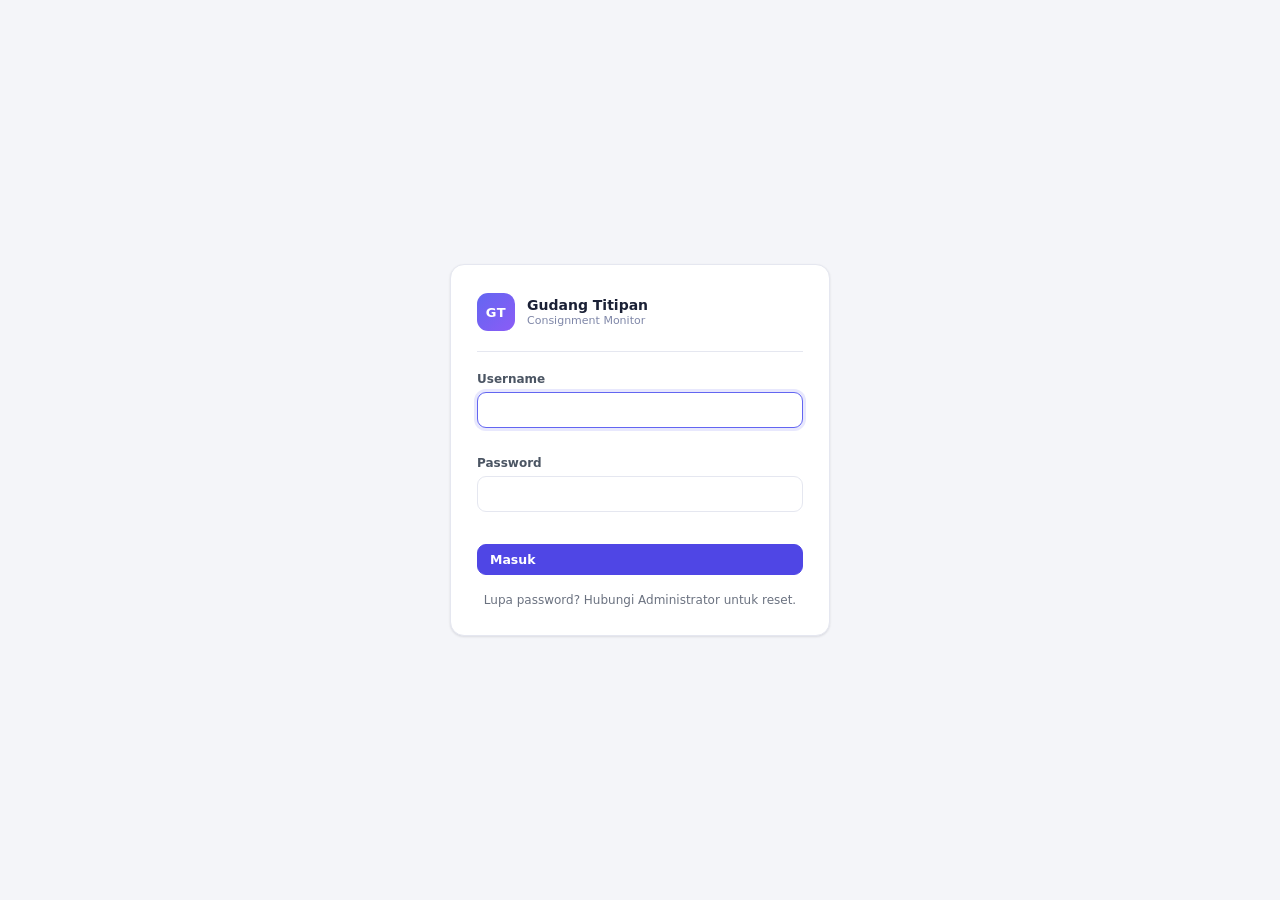
<file: frontend/index.html>
<!DOCTYPE html>
<html lang="id">
<head>
<meta charset="UTF-8">
<meta name="viewport" content="width=device-width, initial-scale=1">
<title>Gudang Titipan — Monitoring</title>
<link rel="stylesheet" href="css/app.css">
</head>
<body>

<div class="app">
  <aside class="sidebar">
    <div class="brand">
      <div class="logo">GT</div>
      <div><div class="brand-title">Gudang Titipan</div>
        <div class="brand-sub">Consignment Monitor</div></div>
    </div>
    <nav id="nav"></nav>
    <div class="sidebar-foot">Hari ini<b id="todayLabel">—</b></div>
  </aside>
  <main class="main">
    <header class="topbar">
      <div class="topbar-left">
        <button class="hamburger" id="navToggle" type="button" aria-label="Buka menu" aria-expanded="false">
          <svg viewBox="0 0 24 24"><path d="M4 6h16M4 12h16M4 18h16"/></svg>
        </button>
        <div>
          <h1 id="pageTitle">Dashboard</h1>
          <p id="pageSub">Ringkasan stok titipan dan pending fisik</p>
        </div>
      </div>
      <div class="topbar-right">
        <span class="pill pill-sync" id="syncPill" hidden>Memperbarui…</span>
        <span class="pill" id="envPill">—</span>
        <span class="pill" id="userPill" hidden>—</span>
        <div class="avatar" id="userAvatar">—</div>
        <button class="btn btn-sm" id="logoutBtn" type="button" hidden>Keluar</button>
      </div>
    </header>
    <div id="view" class="view">
      <div class="panel"><div class="panel-body" style="padding:24px">
        <div class="skeleton" style="width:40%;margin-bottom:12px"></div>
        <div class="skeleton" style="width:70%;margin-bottom:12px"></div>
        <div class="skeleton" style="width:55%"></div>
      </div></div>
    </div>
  </main>
</div>

<div id="modalRoot"></div>
<div id="toastRoot"></div>
<div class="sidebar-overlay" id="sidebarOverlay" hidden></div>

<script type="module" src="js/main.js"></script>
</body>
</html>
</file>
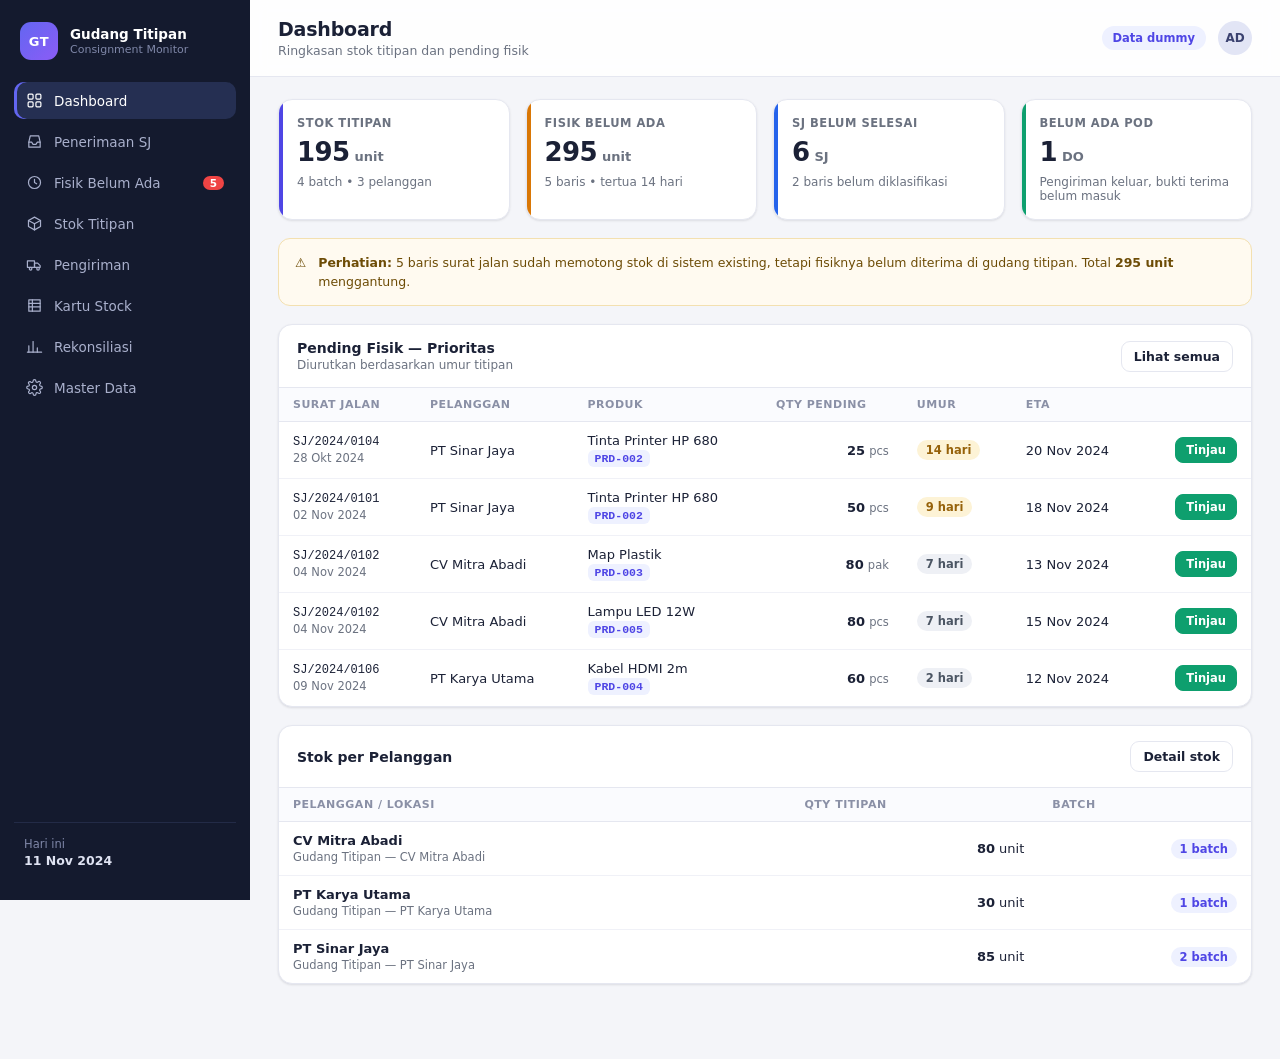
<file: deepseek_html_20261111_b19203.html>
<!DOCTYPE html>
<html lang="id">
<head>
<meta charset="UTF-8">
<meta name="viewport" content="width=device-width, initial-scale=1">
<title>Gudang Titipan — Monitoring</title>
<style>
*{box-sizing:border-box}
:root{
  --bg:#f4f5f9;--panel:#fff;--ink:#1b2136;--muted:#6b7280;--line:#e5e7f0;
  --brand:#4f46e5;--brand2:#6366f1;--brand-soft:#eef1ff;
  --green:#0e7a55;--green-soft:#e6f6ef;
  --amber:#96620a;--amber-soft:#fdf3d6;
  --red:#b42318;--red-soft:#fee9e7;
  --blue:#1d4ed8;--blue-soft:#e6edff;
  --gray-soft:#eef0f5;
  --radius:14px;--shadow:0 1px 2px rgba(16,24,40,.05),0 1px 3px rgba(16,24,40,.06);
}
html,body{height:100%}
body{margin:0;font-family:ui-sans-serif,system-ui,-apple-system,"Segoe UI",Roboto,Helvetica,Arial;background:var(--bg);color:var(--ink);font-size:14px;-webkit-font-smoothing:antialiased}
.app{display:grid;grid-template-columns:250px minmax(0,1fr);min-height:100vh}
.sidebar{background:#141a2e;color:#c7cbe0;display:flex;flex-direction:column;padding:18px 14px;position:sticky;top:0;height:100vh}
.brand{display:flex;gap:12px;align-items:center;padding:4px 6px 22px}
.logo{width:38px;height:38px;border-radius:11px;background:linear-gradient(135deg,#6366f1,#8b5cf6);display:grid;place-items:center;font-weight:800;color:#fff;font-size:13px;letter-spacing:.5px}
.brand-title{color:#fff;font-weight:650;font-size:13.5px}
.brand-sub{font-size:11px;color:#7f87a8;margin-top:1px}
#nav{display:flex;flex-direction:column;gap:4px}
.nav-item{display:flex;align-items:center;gap:11px;padding:10px 12px;border-radius:10px;cursor:pointer;font-size:13.5px;color:#a9b0cc;border:none;background:none;width:100%;text-align:left;font-family:inherit;transition:.15s}
.nav-item:hover{background:#1c2440;color:#e7e9f5}
.nav-item.active{background:#252f52;color:#fff;box-shadow:inset 3px 0 0 #6366f1}
.nav-item svg{width:17px;height:17px;stroke:currentColor;fill:none;stroke-width:1.7;stroke-linecap:round;stroke-linejoin:round;flex:none}
.nav-badge{margin-left:auto;background:#ef4444;color:#fff;font-size:10.5px;font-weight:700;padding:1px 7px;border-radius:999px}
.sidebar-foot{margin-top:auto;padding:14px 10px;border-top:1px solid #232b47;font-size:11.5px;color:#7f87a8}
.sidebar-foot b{display:block;color:#dfe3f2;font-size:12.5px;margin-top:2px}
.main{display:flex;flex-direction:column;min-width:0}
.topbar{display:flex;justify-content:space-between;align-items:center;gap:20px;padding:18px 28px;background:rgba(255,255,255,.85);backdrop-filter:blur(8px);border-bottom:1px solid var(--line);position:sticky;top:0;z-index:20}
.topbar h1{font-size:19px;margin:0;font-weight:680;letter-spacing:-.2px}
.topbar p{margin:3px 0 0;font-size:12.5px;color:var(--muted)}
.topbar-right{display:flex;align-items:center;gap:12px}
.pill{background:var(--brand-soft);color:var(--brand);font-size:11.5px;font-weight:650;padding:5px 11px;border-radius:999px}
.avatar{width:34px;height:34px;border-radius:50%;background:#e2e5f5;color:#3b4270;display:grid;place-items:center;font-weight:700;font-size:12px}
.view{padding:22px 28px 70px;display:flex;flex-direction:column;gap:18px}
.cards{display:grid;grid-template-columns:repeat(4,minmax(0,1fr));gap:16px}
@media(max-width:1180px){.cards{grid-template-columns:repeat(2,1fr)}}
.stat{background:#fff;border:1px solid var(--line);border-radius:var(--radius);padding:16px 18px;box-shadow:var(--shadow);position:relative;overflow:hidden}
.stat::after{content:"";position:absolute;inset:0 auto 0 0;width:4px;background:var(--accent,var(--brand))}
.stat-label{font-size:11.5px;color:var(--muted);font-weight:700;text-transform:uppercase;letter-spacing:.5px}
.stat-value{font-size:26px;font-weight:750;margin-top:8px;letter-spacing:-.6px;line-height:1.1}
.stat-value small{font-size:13px;font-weight:600;color:var(--muted);margin-left:5px;letter-spacing:0}
.stat-foot{margin-top:8px;font-size:12px;color:var(--muted)}
.panel{background:#fff;border:1px solid var(--line);border-radius:var(--radius);box-shadow:var(--shadow);overflow:hidden}
.panel-head{display:flex;justify-content:space-between;align-items:center;gap:16px;padding:15px 18px;border-bottom:1px solid var(--line);flex-wrap:wrap}
.panel-title{font-weight:680;font-size:14px}
.panel-sub{font-size:12px;color:var(--muted);margin-top:2px}
.panel-actions{display:flex;gap:8px;align-items:center;flex-wrap:wrap}
.panel-body{padding:0}
.tbl{width:100%;border-collapse:collapse;font-size:13px}
.tbl th{text-align:left;font-size:11px;text-transform:uppercase;letter-spacing:.5px;color:#8a90a6;font-weight:700;padding:10px 14px;border-bottom:1px solid var(--line);background:#fafbfe;white-space:nowrap}
.tbl td{padding:11px 14px;border-bottom:1px solid #f0f1f7;vertical-align:middle}
.tbl tr:last-child td{border-bottom:none}
.tbl tbody tr:hover td{background:#fbfcff}
.num{text-align:right;font-variant-numeric:tabular-nums}
.mono{font-family:ui-monospace,SFMono-Regular,Menlo,monospace;font-size:12px}
.sub{font-size:11.5px;color:var(--muted);margin-top:2px}
.kode{display:inline-block;font-family:ui-monospace,SFMono-Regular,Menlo,monospace;font-size:11.5px;font-weight:700;padding:2px 7px;border-radius:6px;background:#eef1ff;color:#4f46e5}
.rak{display:inline-flex;align-items:center;gap:4px;font-family:ui-monospace,SFMono-Regular,Menlo,monospace;font-size:11.5px;font-weight:700;padding:2px 8px;border-radius:6px;background:#f0f7ff;color:#1d4ed8;border:1px solid #d5e3f7}
.sjtag{display:inline-flex;align-items:center;gap:4px;font-family:ui-monospace,SFMono-Regular,Menlo,monospace;font-size:11px;font-weight:700;padding:2px 8px;border-radius:6px;background:#fef8e6;color:#8a5a00;border:1px solid #f0d99e}
.batchtag{display:inline-flex;align-items:center;gap:4px;font-family:ui-monospace,SFMono-Regular,Menlo,monospace;font-size:11px;font-weight:700;padding:2px 8px;border-radius:6px;background:#f0fdf4;color:#166534;border:1px solid #bbf7d0}
.print-badge{display:inline-flex;align-items:center;gap:4px;font-size:10.5px;font-weight:700;padding:2px 7px;border-radius:999px;background:#f3f4f8;color:#6b7280}
.badge{display:inline-flex;align-items:center;gap:5px;font-size:11.5px;font-weight:680;padding:3px 9px;border-radius:999px;white-space:nowrap}
.b-gray{background:var(--gray-soft);color:#4b5563}
.b-amber{background:var(--amber-soft);color:var(--amber)}
.b-green{background:var(--green-soft);color:var(--green)}
.b-blue{background:var(--blue-soft);color:var(--blue)}
.b-red{background:var(--red-soft);color:var(--red)}
.b-purple{background:var(--brand-soft);color:var(--brand)}
.btn{display:inline-flex;align-items:center;gap:6px;border:1px solid var(--line);background:#fff;color:var(--ink);padding:7px 12px;border-radius:9px;font-size:12.5px;font-weight:650;cursor:pointer;font-family:inherit;transition:.15s;white-space:nowrap}
.btn:hover{border-color:#c9cde0;background:#fafbff}
.btn-primary{background:var(--brand);border-color:var(--brand);color:#fff}
.btn-primary:hover{background:#4338ca;border-color:#4338ca}
.btn-ok{background:#0e9f6e;border-color:#0e9f6e;color:#fff}
.btn-ok:hover{background:#0b8a5f;border-color:#0b8a5f}
.btn-warn{background:#fff;border-color:#f0d59a;color:#92620a}
.btn-warn:hover{background:#fffaef}
.btn-danger{background:#fff;border-color:#f3c0bb;color:#b42318}
.btn-danger:hover{background:#fff5f4}
.btn-sm{padding:5px 10px;font-size:11.5px;border-radius:8px}
.btn:disabled{opacity:.45;cursor:not-allowed}
.btn-group{display:flex;gap:6px;justify-content:flex-end;flex-wrap:wrap}
.input{padding:8px 12px;border:1px solid var(--line);border-radius:9px;font-size:13px;font-family:inherit;background:#fff;color:var(--ink);outline:none;min-width:220px}
.input:focus{border-color:var(--brand2);box-shadow:0 0 0 3px rgba(99,102,241,.15)}
.tabs{display:flex;gap:2px;border-bottom:1px solid var(--line);padding:0 18px;background:#fff;flex-wrap:wrap}
.tab{padding:12px 16px;cursor:pointer;font-size:13px;font-weight:650;color:var(--muted);border:none;background:none;border-bottom:2px solid transparent;margin-bottom:-1px;font-family:inherit;transition:.15s}
.tab.active{color:var(--brand);border-bottom-color:var(--brand)}
.tab:hover{color:var(--ink)}
.tab .count{background:var(--gray-soft);color:#4b5563;padding:1px 7px;border-radius:999px;font-size:11px;margin-left:6px;font-weight:700}
.tab.active .count{background:var(--brand-soft);color:var(--brand)}
.empty{padding:44px 20px;text-align:center;color:var(--muted);font-size:13px}
.empty b{display:block;color:var(--ink);font-size:14px;margin-bottom:4px}
.callout{display:flex;gap:12px;padding:14px 16px;border-radius:12px;font-size:12.5px;line-height:1.55;border:1px solid}
.callout-amber{background:#fffaf0;border-color:#f3e0b0;color:#6d4c06}
.callout-blue{background:#f5f8ff;border-color:#d5e0fb;color:#28406f}
.callout b{font-weight:700}
.sj-card{border:1px solid var(--line);border-radius:13px;background:#fff;box-shadow:var(--shadow);overflow:hidden}
.sj-head{display:flex;justify-content:space-between;gap:16px;padding:14px 18px;background:#fafbff;border-bottom:1px solid var(--line);flex-wrap:wrap;align-items:center}
.sj-no{font-weight:700;font-size:14px;letter-spacing:-.2px}
.sj-meta{font-size:12px;color:var(--muted);margin-top:3px;display:flex;gap:14px;flex-wrap:wrap}
.sj-meta span b{color:#3c4358;font-weight:650}
.modal-backdrop{position:fixed;inset:0;background:rgba(16,21,38,.55);display:grid;place-items:center;padding:20px;z-index:100;animation:fade .15s}
.modal{background:#fff;border-radius:16px;width:100%;max-width:680px;box-shadow:0 24px 60px rgba(16,21,38,.3);animation:pop .18s ease-out;max-height:92vh;display:flex;flex-direction:column}
.modal-head{padding:18px 22px;border-bottom:1px solid var(--line);display:flex;justify-content:space-between;align-items:flex-start;gap:16px}
.modal-head h3{margin:0;font-size:16px;font-weight:700}
.modal-head p{margin:3px 0 0;font-size:12.5px;color:var(--muted)}
.modal-body{padding:20px 22px;overflow:auto}
.modal-foot{padding:14px 22px;border-top:1px solid var(--line);display:flex;justify-content:flex-end;gap:10px;background:#fbfcff;border-radius:0 0 16px 16px;flex-wrap:wrap}
.x{background:none;border:none;font-size:20px;line-height:1;color:#9aa0b5;cursor:pointer;padding:2px 6px;border-radius:6px}
.x:hover{background:#f0f1f7;color:#444}
.field{margin-bottom:14px}
.field label{display:block;font-size:12px;font-weight:680;color:#4b5563;margin-bottom:6px}
.field input,.field select,.field textarea{width:100%;padding:9px 11px;border:1px solid var(--line);border-radius:9px;font-size:13.5px;font-family:inherit;background:#fff;color:var(--ink);outline:none;transition:.15s}
.field input:focus,.field select:focus,.field textarea:focus{border-color:var(--brand2);box-shadow:0 0 0 3px rgba(99,102,241,.15)}
.field textarea{resize:vertical;min-height:64px}
.hint{font-size:11.5px;color:var(--muted);margin-top:5px}
.grid2{display:grid;grid-template-columns:1fr 1fr;gap:0 14px}
.infobox{background:#f8f9fe;border:1px solid var(--line);border-radius:11px;padding:13px 15px;margin-bottom:16px;display:grid;grid-template-columns:repeat(3,1fr);gap:12px 16px;font-size:13px}
.infobox .k{display:block;color:var(--muted);font-size:10.5px;text-transform:uppercase;letter-spacing:.4px;font-weight:700;margin-bottom:3px}
.infobox b{font-weight:700}
.addline-box{background:#f8f9fe;border:1px solid var(--line);border-radius:11px;padding:14px;margin-bottom:16px}
.addline-title{font-size:11.5px;font-weight:700;color:#4b5563;text-transform:uppercase;letter-spacing:.4px;margin-bottom:10px}
.inline-input{padding:6px 8px;border:1px solid var(--line);border-radius:6px;font-family:inherit;font-size:12.5px;background:#fff;color:var(--ink);outline:none;width:100%}
.inline-input:focus{border-color:var(--brand2);box-shadow:0 0 0 3px rgba(99,102,241,.15)}
.ks-form{padding:16px 18px;display:grid;grid-template-columns:1fr 1fr 1fr;gap:12px}
@media(max-width:900px){.ks-form{grid-template-columns:1fr 1fr}}
.ks-tbl tbody tr.batch-start td{border-top:2px solid #cbd5e1}
.ks-tbl tbody tr.batch-start:first-child td{border-top:none}
.ks-tbl tbody tr.batch-start:hover td{background:#eef1fb}
.ks-tbl td.balance-final{background:#f7f9ff;font-weight:750}
.ks-tbl .saldo-cell{font-variant-numeric:tabular-nums;font-weight:700}
.ks-tbl .in-cell{color:#0e7a55;font-weight:700;text-align:right;font-variant-numeric:tabular-nums}
.ks-tbl .out-cell{color:#b42318;font-weight:700;text-align:right;font-variant-numeric:tabular-nums}
.ref-type{display:inline-block;font-size:9.5px;font-weight:800;letter-spacing:.4px;padding:1px 6px;border-radius:4px;margin-top:3px}
.ref-in{background:#e6f6ef;color:#0e7a55}
.ref-out{background:#e6edff;color:#1d4ed8}
#toastRoot{position:fixed;right:20px;bottom:20px;display:flex;flex-direction:column;gap:10px;z-index:200}
.toast{background:#141a2e;color:#fff;padding:12px 16px;border-radius:11px;font-size:13px;box-shadow:0 10px 30px rgba(16,21,38,.32);animation:slide .22s;max-width:360px;line-height:1.45}
.toast.ok{border-left:3px solid #10b981}
.toast.warn{border-left:3px solid #f59e0b}
.toast.err{border-left:3px solid #ef4444}
@keyframes fade{from{opacity:0}to{opacity:1}}
@keyframes pop{from{opacity:0;transform:translateY(10px) scale(.98)}to{opacity:1;transform:none}}
@keyframes slide{from{opacity:0;transform:translateX(20px)}to{opacity:1;transform:none}}
</style>
</head>
<body>

<div class="app">
  <aside class="sidebar">
    <div class="brand">
      <div class="logo">GT</div>
      <div><div class="brand-title">Gudang Titipan</div>
        <div class="brand-sub">Consignment Monitor</div></div>
    </div>
    <nav id="nav"></nav>
    <div class="sidebar-foot">Hari ini<b id="todayLabel">—</b></div>
  </aside>
  <main class="main">
    <header class="topbar">
      <div>
        <h1 id="pageTitle">Dashboard</h1>
        <p id="pageSub">Ringkasan stok titipan dan pending fisik</p>
      </div>
      <div class="topbar-right">
        <span class="pill">Data dummy</span>
        <div class="avatar">AD</div>
      </div>
    </header>
    <div id="view" class="view"></div>
  </main>
</div>

<div id="modalRoot"></div>
<div id="toastRoot"></div>

<script>
/* =========================================================
   0. KONFIGURASI PERUSAHAAN
   ========================================================= */
const company = {
  name:    'PT DISTRIBUSI NUSANTARA',
  address: 'Jl. Industri Raya No. 45, Jakarta Timur 13910',
  phone:   '(021) 8765-4321',
  email:   'admin@distribusi.co.id',
  npwp:    '01.234.567.8-901.000',
  logo:    'DN'
};

/* =========================================================
   1. DATA DUMMY
   ========================================================= */
const TODAY = '2024-11-11';
const MONTHS = ['Jan','Feb','Mar','Apr','Mei','Jun','Jul','Agu','Sep','Okt','Nov','Des'];

const db = {
  customers: [
    { id:'C1', code:'SJY', name:'PT Sinar Jaya',  address:'Jl. Merdeka No. 12, Jakarta Pusat', phone:'021-5551234' },
    { id:'C2', code:'MAB', name:'CV Mitra Abadi', address:'Jl. Ahmad Yani No. 88, Bekasi',     phone:'021-5552345' },
    { id:'C3', code:'KRU', name:'PT Karya Utama', address:'Jl. Gatot Subroto No. 5, Jakarta Selatan', phone:'021-5553456' },
    { id:'C4', code:'TKB', name:'Toko Berkah',    address:'Jl. Pasar Baru No. 3, Tangerang',   phone:'021-5554567' },
  ],
  products: [
    { id:'P1', code:'PRD-001', name:'Kertas A4 80gsm',      unit:'rim' },
    { id:'P2', code:'PRD-002', name:'Tinta Printer HP 680', unit:'pcs' },
    { id:'P3', code:'PRD-003', name:'Map Plastik',          unit:'pak' },
    { id:'P4', code:'PRD-004', name:'Kabel HDMI 2m',        unit:'pcs' },
    { id:'P5', code:'PRD-005', name:'Lampu LED 12W',        unit:'pcs' },
  ],
  locations: [
    { id:'L1', type:'MAIN',    name:'Gudang Utama',                    customer:null },
    { id:'L2', type:'CONSIGN', name:'Gudang Titipan — PT Sinar Jaya',  customer:'C1' },
    { id:'L3', type:'CONSIGN', name:'Gudang Titipan — CV Mitra Abadi', customer:'C2' },
    { id:'L4', type:'CONSIGN', name:'Gudang Titipan — PT Karya Utama', customer:'C3' },
    { id:'L5', type:'CONSIGN', name:'Gudang Titipan — Toko Berkah',    customer:'C4' },
  ],
  racks: [
    { id:'R1-01', locationId:'L1', code:'A-01-01', name:'Rak A1 Level 1' },
    { id:'R2-01', locationId:'L2', code:'B-01-01', name:'Rak B1' },
    { id:'R2-02', locationId:'L2', code:'B-01-02', name:'Rak B2' },
    { id:'R3-01', locationId:'L3', code:'C-01-01', name:'Rak C1' },
    { id:'R4-01', locationId:'L4', code:'D-01-01', name:'Rak D1' },
    { id:'R5-01', locationId:'L5', code:'E-01-01', name:'Rak E1' },
  ],
  sj: [
    { no:'SJ/2024/0101', date:'2024-11-02', customer:'C1', po:'PO-7781', lines:[
      { id:'0101-1', product:'P1', qtySj:100, qtyCancelled:0, decision:'DONE',
        receipts:[{ qty:100, rackId:'R2-01', date:'2024-11-03', pic:'Andi', batchNumber:'BN-20241103-001' }] },
      { id:'0101-2', product:'P2', qtySj:50, qtyCancelled:0, decision:'WAITING',
        receipts:[], alasan:'BELUM_READY_PRODUKSI', eta:'2024-11-18', pic:'Andi' },
    ]},
    { no:'SJ/2024/0102', date:'2024-11-04', customer:'C2', po:'PO-7790', lines:[
      { id:'0102-1', product:'P3', qtySj:200, qtyCancelled:0, decision:'WAITING',
        receipts:[{ qty:120, rackId:'R3-01', date:'2024-11-05', pic:'Budi', batchNumber:'BN-20241105-001' }],
        alasan:'BELUM_DIVERIFIKASI', eta:'2024-11-13', pic:'Budi' },
      { id:'0102-2', product:'P5', qtySj:80, qtyCancelled:0, decision:'WAITING',
        receipts:[], alasan:'BELUM_DATANG_SUPPLIER', eta:'2024-11-15', pic:'Budi' },
    ]},
    { no:'SJ/2024/0103', date:'2024-11-05', customer:'C3', po:'PO-7802', lines:[
      { id:'0103-1', product:'P4', qtySj:30, qtyCancelled:0, decision:'DONE',
        receipts:[{ qty:30, rackId:'R4-01', date:'2024-11-06', pic:'Citra', batchNumber:'BN-20241106-001' }] },
      { id:'0103-2', product:'P1', qtySj:40, qtyCancelled:0, decision:'OPEN', receipts:[] },
    ]},
    { no:'SJ/2024/0104', date:'2024-10-28', customer:'C1', po:'PO-7710', lines:[
      { id:'0104-1', product:'P2', qtySj:25, qtyCancelled:0, decision:'WAITING',
        receipts:[], alasan:'BELUM_READY_PRODUKSI', eta:'2024-11-20', pic:'Andi' },
      { id:'0104-2', product:'P5', qtySj:15, qtyCancelled:0, decision:'DONE',
        receipts:[{ qty:15, rackId:'R2-02', date:'2024-10-30', pic:'Andi', batchNumber:'BN-20241030-001' }] },
    ]},
    { no:'SJ/2024/0105', date:'2024-11-08', customer:'C2', po:'PO-7815', lines:[
      { id:'0105-1', product:'P3', qtySj:50, qtyCancelled:0, decision:'OPEN', receipts:[] },
    ]},
    { no:'SJ/2024/0106', date:'2024-11-09', customer:'C3', po:'PO-7820', lines:[
      { id:'0106-1', product:'P4', qtySj:60, qtyCancelled:0, decision:'WAITING',
        receipts:[], alasan:'SALAH_INPUT', eta:'2024-11-12', pic:'Citra' },
    ]},
    { no:'SJ/2024/0107', date:'2024-11-06', customer:'C4', po:'PO-7825', lines:[
      { id:'0107-1', product:'P1', qtySj:20, qtyCancelled:20, decision:'DONE', receipts:[] },
    ]},
  ],
  shipments: [
    { no:'DO-TTR-001', date:'2024-11-06', customer:'C1', status:'DELIVERED', pod:'2024-11-07',
      driver:'Sutrisno', vehicle:'B 9123 XYZ', note:'',
      printCount:1, lastPrintedAt:'06/11/24 09.14',
      lines:[{ product:'P1', qty:30, rackId:'R2-01' }] },
    { no:'DO-TTR-002', date:'2024-11-10', customer:'C2', status:'SHIPPED', pod:null,
      driver:'Joko', vehicle:'B 8877 ABC', note:'',
      printCount:0, lastPrintedAt:null,
      lines:[{ product:'P3', qty:40, rackId:'R3-01' }] },
    { no:'DO-TTR-003', date:'2024-11-11', customer:'C3', status:'DRAFT', pod:null,
      driver:'', vehicle:'', note:'',
      printCount:0, lastPrintedAt:null,
      lines:[{ product:'P4', qty:10, rackId:'R4-01' }] },
  ],
};

/* =========================================================
   2. UTILITAS
   ========================================================= */
const $ = (id) => document.getElementById(id);
const fmt = (n) => (n ?? 0).toLocaleString('id-ID');
const cust = (id) => db.customers.find(c => c.id === id) || { id, code:'—', name:'—', address:'—', phone:'—' };
const prod = (id) => db.products.find(p => p.id === id) || { id, code:'—', name:'—', unit:'' };
const rack = (id) => db.racks.find(r => r.id === id) || { id, code:'—', name:'—' };
const loc = (id) => db.locations.find(l => l.id === id) || { id, name:'—' };
const locOfCustomer = (cid) => db.locations.find(l => l.customer === cid);
function racksOfCustomer(cid){ const l = locOfCustomer(cid); return l ? db.racks.filter(r => r.locationId === l.id) : []; }

function fmtDate(d){
  if(!d) return '—';
  const [y,m,dd] = d.split('-');
  return `${dd} ${MONTHS[+m-1]} ${y}`;
}
function daysBetween(a,b){
  const A = new Date(a + 'T00:00:00');
  const B = new Date(b + 'T00:00:00');
  return Math.round((B - A) / 86400000);
}
const aging = (d) => daysBetween(d, TODAY);
function nowStamp(){
  const d = new Date();
  return `${String(d.getDate()).padStart(2,'0')}/${String(d.getMonth()+1).padStart(2,'0')}/${String(d.getFullYear()).slice(-2)} ${String(d.getHours()).padStart(2,'0')}.${String(d.getMinutes()).padStart(2,'0')}`;
}
const ALASAN = {
  BELUM_READY_PRODUKSI:   'Belum ready produksi',
  BELUM_DATANG_SUPPLIER:  'Belum datang dari supplier',
  BELUM_DIVERIFIKASI:     'Belum diverifikasi gudang',
  SALAH_INPUT:            'Salah input / perlu koreksi',
  LAINNYA:                'Lainnya',
};
function nextSJNumber(){
  let max = 0;
  db.sj.forEach(s => { const m = s.no.match(/(\d+)$/); if (m) max = Math.max(max, parseInt(m[1], 10)); });
  const year = TODAY.split('-')[0];
  return `SJ/${year}/${String(max + 1).padStart(4, '0')}`;
}
function suggestBatchNumber(date){
  if (!date) date = TODAY;
  const dateStr = date.replace(/-/g, '');
  let count = 0;
  db.sj.forEach(s => s.lines.forEach(l => { (l.receipts || []).forEach(r => { if (r.date === date) count++; }); }));
  return `BN-${dateStr}-${String(count + 1).padStart(3, '0')}`;
}

/* =========================================================
   3. KOMPUTASI SJ LINE
   ========================================================= */
const qtyReceived = (l) => (l.receipts || []).reduce((a,r) => a + r.qty, 0);
const pendingOf   = (l) => l.qtySj - qtyReceived(l) - l.qtyCancelled;

function lineStatus(l){
  const pending = pendingOf(l);
  if (pending <= 0) return l.qtyCancelled >= l.qtySj ? 'CANCELLED' : 'RECEIVED';
  if (qtyReceived(l) > 0) return 'PARTIALLY_RECEIVED';
  if (l.decision === 'WAITING') return 'WAITING_PHYSICAL';
  return 'OPEN';
}
const STATUS_META = {
  OPEN:               { label:'Belum diklasifikasi', cls:'b-gray'  },
  WAITING_PHYSICAL:   { label:'Fisik belum ada',     cls:'b-amber' },
  PARTIALLY_RECEIVED: { label:'Diterima sebagian',   cls:'b-blue'  },
  RECEIVED:           { label:'Diterima',            cls:'b-green' },
  CANCELLED:          { label:'Dibatalkan',          cls:'b-red'   },
};
function badge(status){
  const m = STATUS_META[status] || STATUS_META.OPEN;
  return `<span class="badge ${m.cls}">${m.label}</span>`;
}
function sjStatus(s){
  const st = s.lines.map(lineStatus);
  if (st.every(x => x === 'RECEIVED' || x === 'CANCELLED')) return 'RECEIVED';
  if (st.some(x => x === 'WAITING_PHYSICAL' || x === 'PARTIALLY_RECEIVED')) return 'WAITING_PHYSICAL';
  return 'OPEN';
}
function allPending(){
  const rows = [];
  db.sj.forEach(s => s.lines.forEach(l => {
    const st = lineStatus(l);
    if (st === 'WAITING_PHYSICAL' || st === 'PARTIALLY_RECEIVED') {
      rows.push({ sj:s, line:l, status:st, pending:pendingOf(l), umur: aging(s.date) });
    }
  }));
  return rows.sort((a,b) => b.umur - a.umur);
}
function allOpen(){
  const rows = [];
  db.sj.forEach(s => s.lines.forEach(l => {
    if (lineStatus(l) === 'OPEN') rows.push({ sj:s, line:l, pending:pendingOf(l) });
  }));
  return rows;
}

/* =========================================================
   4. BATCH LEDGER
   ========================================================= */
function buildBatches(){
  const batches = [];
  db.sj.forEach(s => s.lines.forEach(l => {
    (l.receipts || []).forEach((r, idx) => {
      batches.push({
        id: s.no + '|' + l.id + '|' + idx,
        sjNo: s.no, sjDate: s.date, po: s.po,
        product: l.product, rackId: r.rackId, customer: s.customer,
        batchNumber: r.batchNumber || '—',
        qtyIn: r.qty, dateIn: r.date, pic: r.pic
      });
    });
  }));
  return batches;
}
function initConsumption(){
  const batches = buildBatches();
  const consumed = {};
  db.shipments.forEach(sh => sh.lines.forEach(l => { l.consumed = []; }));
  const sorted = [...db.shipments].sort((a,b) => a.date.localeCompare(b.date));
  sorted.forEach(sh => {
    if (sh.status === 'DRAFT') return;
    sh.lines.forEach(l => {
      let remaining = l.qty;
      const candidates = batches
        .filter(b => b.product === l.product && b.rackId === l.rackId
                  && b.customer === sh.customer && b.dateIn <= sh.date)
        .sort((a,b) => a.dateIn.localeCompare(b.dateIn) || a.id.localeCompare(b.id));
      for (const b of candidates) {
        if (remaining <= 0) break;
        const used = consumed[b.id] || 0;
        const avail = b.qtyIn - used;
        if (avail <= 0) continue;
        const take = Math.min(remaining, avail);
        l.consumed.push({ batchId: b.id, sjNo: b.sjNo, batchNumber: b.batchNumber, qty: take });
        consumed[b.id] = used + take;
        remaining -= take;
      }
    });
  });
}
function stockByBatch(){
  const batches = buildBatches();
  const consumed = {};
  db.shipments.forEach(sh => {
    if (sh.status === 'DRAFT') return;
    (sh.lines || []).forEach(l => { (l.consumed || []).forEach(c => { consumed[c.batchId] = (consumed[c.batchId] || 0) + c.qty; }); });
  });
  return batches.map(b => ({ ...b, qtyOut: consumed[b.id] || 0, qtyAvail: b.qtyIn - (consumed[b.id] || 0) })).filter(b => b.qtyAvail > 0);
}
function getAvailableBatchesForCustomer(cid){ return stockByBatch().filter(b => b.customer === cid); }
function stockRows(){
  return stockByBatch().map(b => {
    const r = rack(b.rackId);
    return {
      batchId: b.id, sjNo: b.sjNo, sjDate: b.sjDate, batchNumber: b.batchNumber,
      product: b.product, rack: r, location: loc(r.locationId),
      customer: b.customer, qty: b.qtyAvail, lastIn: b.dateIn
    };
  }).sort((a,b) => {
    const ca = cust(a.customer).name, cb = cust(b.customer).name;
    if (ca !== cb) return ca.localeCompare(cb);
    if (a.sjNo !== b.sjNo) return a.sjNo.localeCompare(b.sjNo);
    return a.product.localeCompare(b.product);
  });
}
const movements = [];
function initMovements(){
  movements.length = 0;
  db.sj.forEach(s => s.lines.forEach(l => {
    (l.receipts || []).forEach(r => movements.push({
      date: r.date, type:'CONSIGN_IN', ref: s.no, product: l.product,
      customer: s.customer, rackId: r.rackId, qty: r.qty,
      batchNumber: r.batchNumber || '—', note: 'Penerimaan fisik', sjRef: s.no
    }));
  }));
  db.shipments.forEach(sh => {
    if (sh.status === 'DRAFT') return;
    sh.lines.forEach(l => {
      const sjRefs = (l.consumed || []).map(c => c.sjNo).join(', ');
      const batchRefs = (l.consumed || []).map(c => c.batchNumber).join(', ');
      movements.push({
        date: sh.date, type:'CONSIGN_OUT', ref: sh.no, product: l.product,
        customer: sh.customer, rackId: l.rackId, qty: -l.qty,
        batchNumber: batchRefs || '—', note: 'Pengiriman', sjRef: sjRefs
      });
    });
  });
  movements.sort((a,b) => a.date < b.date ? 1 : -1);
}

/* =========================================================
   5. KARTU STOCK BUILDER
   ========================================================= */
function buildKartuStockEntries(filter){
  const code = (filter.code || '').trim().toLowerCase();
  const batch = (filter.batch || '').trim().toLowerCase();
  const customer = filter.customer || '';
  const fromDate = filter.from || '';
  const toDate = filter.to || '';
  const all = [];

  db.sj.forEach(s => {
    if (customer && s.customer !== customer) return;
    s.lines.forEach(l => {
      const p = prod(l.product);
      if (code && !p.code.toLowerCase().includes(code)) return;
      (l.receipts || []).forEach(r => {
        const bn = r.batchNumber || '—';
        if (batch && !bn.toLowerCase().includes(batch)) return;
        if (fromDate && r.date < fromDate) return;
        if (toDate && r.date > toDate) return;
        all.push({
          date: r.date, type:'IN', ref: s.no,
          product: l.product, customer: s.customer,
          batchNumber: bn, rackId: r.rackId,
          in: r.qty, out: 0, note: 'Penerimaan fisik'
        });
      });
    });
  });
  db.shipments.forEach(sh => {
    if (sh.status === 'DRAFT') return;
    if (customer && sh.customer !== customer) return;
    sh.lines.forEach(l => {
      const p = prod(l.product);
      if (code && !p.code.toLowerCase().includes(code)) return;
      (l.consumed || []).forEach(c => {
        const bn = c.batchNumber || '—';
        if (batch && !bn.toLowerCase().includes(batch)) return;
        if (fromDate && sh.date < fromDate) return;
        if (toDate && sh.date > toDate) return;
        all.push({
          date: sh.date, type:'OUT', ref: sh.no,
          product: l.product, customer: sh.customer,
          batchNumber: bn, rackId: l.rackId,
          in: 0, out: c.qty, note: 'Pengiriman'
        });
      });
    });
  });

  const groups = {};
  all.forEach(e => {
    const k = e.customer + '|' + e.product + '|' + e.batchNumber;
    if (!groups[k]) groups[k] = [];
    groups[k].push(e);
  });
  const result = [];
  Object.values(groups).forEach(arr => {
    arr.sort((a,b) => {
      if (a.date !== b.date) return a.date < b.date ? -1 : 1;
      if (a.type !== b.type) return a.type === 'IN' ? -1 : 1;
      return 0;
    });
    let bal = 0;
    arr.forEach((e, idx) => {
      bal += e.in - e.out;
      e.balance = bal;
      e.isGroupEnd = idx === arr.length - 1;
      result.push(e);
    });
  });
  result.sort((a,b) => {
    const ca = cust(a.customer).name, cb = cust(b.customer).name;
    if (ca !== cb) return ca.localeCompare(cb);
    const pa = prod(a.product).code, pb = prod(b.product).code;
    if (pa !== pb) return pa.localeCompare(pb);
    if (a.batchNumber !== b.batchNumber) return a.batchNumber.localeCompare(b.batchNumber);
    return a.date.localeCompare(b.date);
  });
  return result;
}

/* =========================================================
   6. STATE UI
   ========================================================= */
const ui = {
  route:'dashboard', q:'', qPending:'', qStok:'', masterTab:'produk',
  kartuFilter: { code:'', batch:'', customer:'', from:'', to:'' }
};
let _shipDraft = null;
let _sjDraft = null;

const ICON = {
  dashboard:'<rect x="3" y="3" width="7" height="7" rx="1.5"/><rect x="14" y="3" width="7" height="7" rx="1.5"/><rect x="3" y="14" width="7" height="7" rx="1.5"/><rect x="14" y="14" width="7" height="7" rx="1.5"/>',
  in:'<path d="M4 13h4l2 3h4l2-3h4"/><path d="M6 4h12l2 9v7H4v-7l2-9z"/>',
  clock:'<circle cx="12" cy="12" r="8.5"/><path d="M12 7.5V12l3 1.8"/>',
  box:'<path d="M12 3l8.5 4.7v8.6L12 21l-8.5-4.7V7.7L12 3z"/><path d="M3.5 7.7L12 12.4l8.5-4.7"/><path d="M12 12.4V21"/>',
  truck:'<path d="M2 7h10v9H2z"/><path d="M12 10h4.5l3.5 3.5V16h-8z"/><circle cx="6.5" cy="18" r="1.8"/><circle cx="17" cy="18" r="1.8"/>',
  chart:'<path d="M4 20V11"/><path d="M10 20V5"/><path d="M16 20v-6"/><path d="M2 20h20"/>',
  ledger:'<path d="M4 4h16v16H4z"/><path d="M4 9h16"/><path d="M4 14h16"/><path d="M9 4v16"/>',
  cog:'<circle cx="12" cy="12" r="3"/><path d="M19.4 15a1.7 1.7 0 0 0 .3 1.8l.1.1a2 2 0 1 1-2.8 2.8l-.1-.1a1.7 1.7 0 0 0-1.8-.3 1.7 1.7 0 0 0-1 1.5V21a2 2 0 1 1-4 0v-.1a1.7 1.7 0 0 0-1-1.5 1.7 1.7 0 0 0-1.8.3l-.1.1a2 2 0 1 1-2.8-2.8l.1-.1a1.7 1.7 0 0 0 .3-1.8 1.7 1.7 0 0 0-1.5-1H3a2 2 0 1 1 0-4h.1a1.7 1.7 0 0 0 1.5-1 1.7 1.7 0 0 0-.3-1.8l-.1-.1a2 2 0 1 1 2.8-2.8l.1.1a1.7 1.7 0 0 0 1.8.3h.1a1.7 1.7 0 0 0 1-1.5V3a2 2 0 1 1 4 0v.1a1.7 1.7 0 0 0 1 1.5 1.7 1.7 0 0 0 1.8-.3l.1-.1a2 2 0 1 1 2.8 2.8l-.1.1a1.7 1.7 0 0 0-.3 1.8v.1a1.7 1.7 0 0 0 1.5 1H21a2 2 0 1 1 0 4h-.1a1.7 1.7 0 0 0-1.5 1z"/>',
};
const NAV = [
  { id:'dashboard',  label:'Dashboard',       icon:'dashboard' },
  { id:'penerimaan', label:'Penerimaan SJ',   icon:'in' },
  { id:'pending',    label:'Fisik Belum Ada', icon:'clock', badge: () => allPending().length },
  { id:'stok',       label:'Stok Titipan',    icon:'box' },
  { id:'pengiriman', label:'Pengiriman',      icon:'truck' },
  { id:'kartu',      label:'Kartu Stock',     icon:'ledger' },
  { id:'laporan',    label:'Rekonsiliasi',    icon:'chart' },
  { id:'master',     label:'Master Data',     icon:'cog' },
];
const PAGES = {
  dashboard:  ['Dashboard', 'Ringkasan stok titipan dan pending fisik', renderDashboard],
  penerimaan: ['Penerimaan SJ', 'Surat jalan existing & baru sebagai dokumen masuk gudang titipan', renderPenerimaan],
  pending:    ['Fisik Belum Ada', 'Antrean penerimaan fisik yang belum diterima', renderPending],
  stok:       ['Stok Titipan', 'Posisi stok per SJ, batch, produk, dan lokasi rak', renderStok],
  pengiriman: ['Pengiriman', 'Pengiriman keluar dari gudang titipan ke pelanggan', renderPengiriman],
  kartu:      ['Kartu Stock', 'Penelusuran mutasi per kode produk, batch, dan pelanggan', renderKartuStock],
  laporan:    ['Rekonsiliasi', 'Exception report dan riwayat mutasi', renderLaporan],
  master:     ['Master Data', 'Kelola produk, pelanggan, gudang, dan rak', renderMaster],
};

/* =========================================================
   7. RENDER SHELL
   ========================================================= */
function render(){
  $('nav').innerHTML = NAV.map(n => {
    const b = n.badge ? n.badge() : 0;
    return `<button class="nav-item ${ui.route === n.id ? 'active' : ''}" onclick="go('${n.id}')">
      <svg viewBox="0 0 24 24">${ICON[n.icon]}</svg>
      <span>${n.label}</span>
      ${b ? `<span class="nav-badge">${b}</span>` : ''}
    </button>`;
  }).join('');
  const [title, sub, fn] = PAGES[ui.route];
  $('pageTitle').textContent = title;
  $('pageSub').textContent = sub;
  $('view').innerHTML = fn();
  $('todayLabel').textContent = fmtDate(TODAY);
}
function go(route){ ui.route = route; render(); window.scrollTo({top:0}); }

/* =========================================================
   8. HELPER UI
   ========================================================= */
function statCard(label, value, unit, foot, accent){
  return `<div class="stat" style="--accent:${accent}">
    <div class="stat-label">${label}</div>
    <div class="stat-value">${value}<small>${unit}</small></div>
    <div class="stat-foot">${foot}</div>
  </div>`;
}
function umurBadge(days){
  const cls = days > 30 ? 'b-red' : days > 7 ? 'b-amber' : 'b-gray';
  return `<span class="badge ${cls}">${days} hari</span>`;
}
const kodeTag  = (code) => `<span class="kode">${code}</span>`;
const rakTag   = (code) => `<span class="rak">📍 ${code}</span>`;
const sjTag    = (no)   => `<span class="sjtag">SJ ${no}</span>`;
const batchTag = (bn)   => `<span class="batchtag">🏷 ${bn}</span>`;
function printBadge(sh){
  if (!sh.printCount) return '';
  return `<span class="print-badge" title="Terakhir dicetak: ${sh.lastPrintedAt}">🖨 ${sh.printCount}×</span>`;
}

/* =========================================================
   9. HALAMAN: DASHBOARD
   ========================================================= */
function renderDashboard(){
  const pending = allPending();
  const open = allOpen();
  const stok = stockRows();
  const totalStok = stok.reduce((a,r) => a + r.qty, 0);
  const totalPending = pending.reduce((a,r) => a + r.pending, 0);
  const sjBelumSelesai = db.sj.filter(s => {
    const st = sjStatus(s);
    return st !== 'RECEIVED' && st !== 'CANCELLED';
  }).length;
  const belumPod = db.shipments.filter(s => s.status === 'SHIPPED');
  const umurTertua = pending.length ? Math.max(...pending.map(p => p.umur)) : 0;
  const perCustomer = {};
  stok.forEach(r => { perCustomer[r.customer] = (perCustomer[r.customer] || 0) + r.qty; });

  const topPending = pending.slice(0, 5).map(p => {
    const pr = prod(p.line.product);
    return `<tr>
      <td><div class="mono">${p.sj.no}</div><div class="sub">${fmtDate(p.sj.date)}</div></td>
      <td>${cust(p.sj.customer).name}</td>
      <td><div>${pr.name}</div><div class="sub">${kodeTag(pr.code)}</div></td>
      <td class="num"><b>${fmt(p.pending)}</b> <span class="sub">${pr.unit}</span></td>
      <td>${umurBadge(p.umur)}</td>
      <td>${fmtDate(p.line.eta)}</td>
      <td class="num"><button class="btn btn-sm btn-ok" onclick="go('pending')">Tinjau</button></td>
    </tr>`;
  }).join('');

  const stokRowsHtml = Object.keys(perCustomer).map(cid => `
    <tr>
      <td><b>${cust(cid).name}</b><div class="sub">${locOfCustomer(cid)?.name || '—'}</div></td>
      <td class="num"><b>${fmt(perCustomer[cid])}</b> unit</td>
      <td class="num"><span class="badge b-purple">${stok.filter(r => r.customer === cid).length} batch</span></td>
    </tr>`).join('');

  return `
    <div class="cards">
      ${statCard('Stok Titipan', fmt(totalStok), 'unit', `${stok.length} batch • ${Object.keys(perCustomer).length} pelanggan`, '#4f46e5')}
      ${statCard('Fisik Belum Ada', fmt(totalPending), 'unit', `${pending.length} baris • tertua ${umurTertua} hari`, '#d97706')}
      ${statCard('SJ Belum Selesai', fmt(sjBelumSelesai), 'SJ', `${open.length} baris belum diklasifikasi`, '#2563eb')}
      ${statCard('Belum Ada POD', fmt(belumPod.length), 'DO', 'Pengiriman keluar, bukti terima belum masuk', '#0e9f6e')}
    </div>
    <div class="callout callout-amber">
      <div>⚠️</div>
      <div><b>Perhatian:</b> ${pending.length} baris surat jalan sudah memotong stok di sistem existing,
      tetapi fisiknya belum diterima di gudang titipan. Total <b>${fmt(totalPending)} unit</b> menggantung.</div>
    </div>
    <div class="panel">
      <div class="panel-head">
        <div><div class="panel-title">Pending Fisik — Prioritas</div>
          <div class="panel-sub">Diurutkan berdasarkan umur titipan</div></div>
        <div class="panel-actions"><button class="btn" onclick="go('pending')">Lihat semua</button></div>
      </div>
      <div class="panel-body">
        ${pending.length ? `<table class="tbl">
          <thead><tr><th>Surat Jalan</th><th>Pelanggan</th><th>Produk</th>
            <th class="num">Qty Pending</th><th>Umur</th><th>ETA</th><th></th></tr></thead>
          <tbody>${topPending}</tbody>
        </table>` : `<div class="empty"><b>Tidak ada pending fisik</b></div>`}
      </div>
    </div>
    <div class="panel">
      <div class="panel-head">
        <div><div class="panel-title">Stok per Pelanggan</div></div>
        <div class="panel-actions"><button class="btn" onclick="go('stok')">Detail stok</button></div>
      </div>
      <div class="panel-body">
        <table class="tbl">
          <thead><tr><th>Pelanggan / Lokasi</th><th class="num">Qty Titipan</th><th class="num">Batch</th></tr></thead>
          <tbody>${stokRowsHtml || '<tr><td colspan="3" class="empty">Belum ada stok titipan.</td></tr>'}</tbody>
        </table>
      </div>
    </div>`;
}

/* =========================================================
   10. HALAMAN: PENERIMAAN SJ
   ========================================================= */
function renderPenerimaan(){
  const q = ui.q.toLowerCase();
  const list = db.sj.filter(s => {
    if (!q) return true;
    return s.no.toLowerCase().includes(q)
      || cust(s.customer).name.toLowerCase().includes(q)
      || s.po.toLowerCase().includes(q);
  });
  const cards = list.map(s => {
    const st = sjStatus(s);
    const rows = s.lines.map(l => {
      const status = lineStatus(l);
      const p = prod(l.product);
      const pending = pendingOf(l);
      const received = qtyReceived(l);
      let actions = '';
      if (status === 'OPEN') {
        actions = `<div class="btn-group">
          <button class="btn btn-sm btn-ok" onclick="openReceive('${s.no}','${l.id}')">Fisik Ada</button>
          <button class="btn btn-sm btn-warn" onclick="openWait('${s.no}','${l.id}')">Fisik Belum Ada</button>
        </div>`;
      } else if (status === 'WAITING_PHYSICAL') {
        actions = `<div class="btn-group">
          <button class="btn btn-sm btn-ok" onclick="openReceive('${s.no}','${l.id}')">Fisik Ada</button>
          <button class="btn btn-sm btn-danger" onclick="openCancel('${s.no}','${l.id}')">Batalkan</button>
        </div>`;
      } else if (status === 'PARTIALLY_RECEIVED') {
        actions = `<div class="btn-group">
          <button class="btn btn-sm btn-ok" onclick="openReceive('${s.no}','${l.id}')">Fisik Ada</button>
          <button class="btn btn-sm btn-danger" onclick="openCancel('${s.no}','${l.id}')">Batalkan sisa</button>
        </div>`;
      } else { actions = `<span class="sub">—</span>`; }
      const info = status === 'WAITING_PHYSICAL' || status === 'PARTIALLY_RECEIVED'
        ? `<div class="sub">${ALASAN[l.alasan] || '—'} • ETA ${fmtDate(l.eta)} • PIC ${l.pic || '—'}</div>` : '';
      const rackList = (l.receipts || []).map(r =>
        `<div class="sub" style="margin-top:4px">${batchTag(r.batchNumber || '—')} ${rakTag(rack(r.rackId).code)} ${fmt(r.qty)} ${p.unit} • ${fmtDate(r.date)}</div>`
      ).join('');
      return `<tr>
        <td><div><b>${p.name}</b></div><div class="sub">${kodeTag(p.code)}</div></td>
        <td class="num">${fmt(l.qtySj)} <span class="sub">${p.unit}</span></td>
        <td class="num">${fmt(received)}${rackList}</td>
        <td class="num"><b>${fmt(pending)}</b></td>
        <td>${badge(status)}${info}</td>
        <td class="num">${actions}</td>
      </tr>`;
    }).join('');
    return `<div class="sj-card">
      <div class="sj-head">
        <div>
          <div class="sj-no">${s.no}</div>
          <div class="sj-meta">
            <span>Tanggal <b>${fmtDate(s.date)}</b></span>
            <span>Pelanggan <b>${cust(s.customer).name}</b></span>
            <span>PO <b>${s.po}</b></span>
          </div>
        </div>
        <div>${badge(st)}</div>
      </div>
      <table class="tbl">
        <thead><tr><th>Produk / Kode</th><th class="num">Qty SJ</th><th class="num">Diterima & Batch & Rak</th>
          <th class="num">Pending</th><th>Status</th><th class="num">Aksi</th></tr></thead>
        <tbody>${rows}</tbody>
      </table>
    </div>`;
  }).join('');
  return `
    <div class="callout callout-blue">
      <div>ℹ️</div>
      <div><b>Alur:</b> tambah SJ sebagai dokumen masuk, lalu tiap <b>Fisik Ada</b> menciptakan <b>batch</b>
      dengan <b>Nomor Batch</b> yang mengalir ke stok, pengiriman, dan surat jalan.</div>
    </div>
    <div class="panel">
      <div class="panel-head">
        <div><div class="panel-title">Daftar Surat Jalan</div>
          <div class="panel-sub">${db.sj.length} SJ terdaftar</div></div>
        <div class="panel-actions">
          <input class="input" placeholder="Cari no SJ / pelanggan / PO…"
                 value="${ui.q}" oninput="ui.q=this.value;render()">
          <button class="btn btn-primary" onclick="openAddSJ()">+ Tambah Penerimaan SJ</button>
        </div>
      </div>
    </div>
    ${cards || `<div class="panel"><div class="empty"><b>Tidak ada surat jalan</b>Ubah kata kunci atau tambah SJ baru.</div></div>`}`;
}

/* =========================================================
   11. HALAMAN: FISIK BELUM ADA
   ========================================================= */
function renderPending(){
  const q = ui.qPending.toLowerCase();
  let rows = allPending();
  if (q) rows = rows.filter(r =>
    r.sj.no.toLowerCase().includes(q) || cust(r.sj.customer).name.toLowerCase().includes(q) ||
    prod(r.line.product).name.toLowerCase().includes(q) || prod(r.line.product).code.toLowerCase().includes(q));
  const totalQty = rows.reduce((a,r) => a + r.pending, 0);
  const bucket = (min, max) => rows.filter(r => r.umur >= min && r.umur <= max).length;

  const body = rows.map(r => {
    const p = prod(r.line.product);
    return `<tr>
      <td><div class="mono">${r.sj.no}</div><div class="sub">${fmtDate(r.sj.date)}</div></td>
      <td><b>${cust(r.sj.customer).name}</b></td>
      <td><div>${p.name}</div><div class="sub">${kodeTag(p.code)}</div></td>
      <td class="num">${fmt(r.line.qtySj)}</td>
      <td class="num">${fmt(qtyReceived(r.line))}</td>
      <td class="num"><b>${fmt(r.pending)}</b></td>
      <td>${umurBadge(r.umur)}</td>
      <td><div>${ALASAN[r.line.alasan] || '—'}</div><div class="sub">PIC ${r.line.pic || '—'}</div></td>
      <td>${fmtDate(r.line.eta)}</td>
      <td class="num"><div class="btn-group">
        <button class="btn btn-sm btn-ok" onclick="openReceive('${r.sj.no}','${r.line.id}')">Fisik Ada</button>
        <button class="btn btn-sm btn-danger" onclick="openCancel('${r.sj.no}','${r.line.id}')">Batalkan</button>
      </div></td>
    </tr>`;
  }).join('');

  return `
    <div class="cards">
      ${statCard('Total Baris Pending', fmt(rows.length), 'baris', 'Menunggu konfirmasi fisik', '#d97706')}
      ${statCard('Total Qty Pending', fmt(totalQty), 'unit', 'Belum masuk stok titipan', '#b45309')}
      ${statCard('Umur 0–7 hari', fmt(bucket(0,7)), 'baris', 'Masih dalam SLA', '#2563eb')}
      ${statCard('Umur > 30 hari', fmt(bucket(31,9999)), 'baris', 'Perlu eskalasi', '#b42318')}
    </div>
    <div class="panel">
      <div class="panel-head">
        <div><div class="panel-title">Antrean Penerimaan Fisik</div>
          <div class="panel-sub">Klik <b>Fisik Ada</b> untuk membuat batch baru dari SJ ini</div></div>
        <div class="panel-actions">
          <input class="input" placeholder="Cari SJ / pelanggan / produk…"
                 value="${ui.qPending}" oninput="ui.qPending=this.value;render()">
        </div>
      </div>
      <div class="panel-body">
        ${rows.length ? `<table class="tbl">
          <thead><tr><th>Surat Jalan</th><th>Pelanggan</th><th>Produk</th>
            <th class="num">Qty SJ</th><th class="num">Diterima</th><th class="num">Pending</th>
            <th>Umur</th><th>Alasan</th><th>ETA</th><th class="num">Aksi</th></tr></thead>
          <tbody>${body}</tbody>
        </table>` : `<div class="empty"><b>Tidak ada pending fisik</b></div>`}
      </div>
    </div>
    <div class="panel">
      <div class="panel-head"><div class="panel-title">Belum Diklasifikasi</div></div>
      <div class="panel-body">
        ${allOpen().length ? `<table class="tbl">
          <thead><tr><th>Surat Jalan</th><th>Pelanggan</th><th>Produk</th><th class="num">Qty</th><th class="num">Aksi</th></tr></thead>
          <tbody>${allOpen().map(o => {
            const p = prod(o.line.product);
            return `<tr>
              <td class="mono">${o.sj.no}</td>
              <td>${cust(o.sj.customer).name}</td>
              <td>${p.name} <span class="sub">${kodeTag(p.code)}</span></td>
              <td class="num">${fmt(o.pending)}</td>
              <td class="num"><div class="btn-group">
                <button class="btn btn-sm btn-ok" onclick="openReceive('${o.sj.no}','${o.line.id}')">Fisik Ada</button>
                <button class="btn btn-sm btn-warn" onclick="openWait('${o.sj.no}','${o.line.id}')">Fisik Belum Ada</button>
              </div></td>
            </tr>`;}).join('')}</tbody>
        </table>` : `<div class="empty"><b>Semua sudah diklasifikasi</b></div>`}
      </div>
    </div>`;
}

/* =========================================================
   12. HALAMAN: STOK (urutan kolom baru, nama rak dihapus)
   ========================================================= */
function renderStok(){
  const q = ui.qStok.toLowerCase();
  let rows = stockRows();
  if (q) rows = rows.filter(r =>
    cust(r.customer).name.toLowerCase().includes(q) ||
    prod(r.product).name.toLowerCase().includes(q) ||
    prod(r.product).code.toLowerCase().includes(q) ||
    r.rack.code.toLowerCase().includes(q) ||
    r.sjNo.toLowerCase().includes(q) ||
    r.batchNumber.toLowerCase().includes(q));

  const total = rows.reduce((a,r) => a + r.qty, 0);
  const perCustomer = {};
  rows.forEach(r => { perCustomer[r.customer] = (perCustomer[r.customer] || 0) + r.qty; });
  const rackCount = new Set(rows.map(r => r.rack.id)).size;
  const sjCount = new Set(rows.map(r => r.sjNo)).size;

  const body = rows.map(r => {
    const p = prod(r.product);
    return `<tr>
      <td><b>${cust(r.customer).name}</b></td>
      <td>${sjTag(r.sjNo)}<div class="sub">${fmtDate(r.sjDate)}</div></td>
      <td>${kodeTag(p.code)}</td>
      <td>${p.name}</td>
      <td>${batchTag(r.batchNumber)}</td>
      <td>${rakTag(r.rack.code)}</td>
      <td class="num"><b>${fmt(r.qty)}</b></td>
      <td>${p.unit}</td>
      <td>${r.lastIn ? umurBadge(aging(r.lastIn)) : '—'}</td>
    </tr>`;
  }).join('');

  const summary = Object.keys(perCustomer).map(cid => `
    <tr>
      <td>${cust(cid).name}</td>
      <td class="num"><b>${fmt(perCustomer[cid])}</b> unit</td>
      <td class="num">${rows.filter(r => r.customer === cid).length} batch</td>
    </tr>`).join('');

  return `
    <div class="cards">
      ${statCard('Total Stok Titipan', fmt(total), 'unit', `${rows.length} batch`, '#4f46e5')}
      ${statCard('SJ dengan Stok', fmt(sjCount), 'SJ', 'Dokumen sumber aktif', '#2563eb')}
      ${statCard('Rak Terpakai', fmt(rackCount), 'rak', 'Lokasi penyimpanan fisik', '#0e9f6e')}
      ${statCard('Belum POD', fmt(db.shipments.filter(s => s.status === 'SHIPPED').length), 'DO', 'Bukti terima belum masuk', '#d97706')}
    </div>
    <div class="panel">
      <div class="panel-head"><div class="panel-title">Ringkasan per Pelanggan</div></div>
      <div class="panel-body">
        <table class="tbl">
          <thead><tr><th>Pelanggan</th><th class="num">Qty Titipan</th><th class="num">Batch</th></tr></thead>
          <tbody>${summary || '<tr><td colspan="3" class="empty">Belum ada stok titipan.</td></tr>'}</tbody>
        </table>
      </div>
    </div>
    <div class="panel">
      <div class="panel-head">
        <div><div class="panel-title">Posisi Stok per Batch</div>
          <div class="panel-sub">Setiap baris = satu batch penerimaan dengan nomor batch unik</div></div>
        <div class="panel-actions">
          <input class="input" placeholder="Cari batch / SJ / produk / rak…"
                 value="${ui.qStok}" oninput="ui.qStok=this.value;render()">
        </div>
      </div>
      <div class="panel-body">
        ${rows.length ? `<table class="tbl">
          <thead><tr>
            <th>Pelanggan</th>
            <th>SJ Asal</th>
            <th>Kode Produk</th>
            <th>Nama Produk</th>
            <th>Batch</th>
            <th>Lokasi Rak</th>
            <th class="num">Qty</th>
            <th>Satuan</th>
            <th>Umur</th>
          </tr></thead>
          <tbody>${body}</tbody>
        </table>` : `<div class="empty"><b>Belum ada stok titipan</b>Konfirmasi penerimaan fisik terlebih dahulu.</div>`}
      </div>
    </div>`;
}

/* =========================================================
   13. HALAMAN: PENGIRIMAN
   ========================================================= */
function renderPengiriman(){
  const rows = db.shipments.slice().sort((a,b) => a.date < b.date ? 1 : -1);
  const body = rows.map(sh => {
    const qty = sh.lines.reduce((a,l) => a + l.qty, 0);
    const stBadge = sh.status === 'DELIVERED'
      ? '<span class="badge b-green">Terkirim + POD</span>'
      : sh.status === 'SHIPPED'
        ? '<span class="badge b-blue">Sudah keluar</span>'
        : '<span class="badge b-gray">Draft</span>';
    const lines = sh.lines.map(l => {
      const p = prod(l.product);
      const sjRefs = (l.consumed || []).map(c => c.sjNo).filter(Boolean).join(', ');
      const batchRefs = (l.consumed || []).map(c => c.batchNumber).filter(Boolean).join(', ');
      return `<div style="margin-bottom:6px">
        ${p.name} <span class="sub">${kodeTag(p.code)} ${rakTag(rack(l.rackId).code)} × ${fmt(l.qty)}</span>
        ${batchRefs ? `<div class="sub" style="margin-top:2px">${batchTag(batchRefs)}</div>` : ''}
        ${sjRefs ? `<div class="sub" style="margin-top:2px">dari ${sjTag(sjRefs)}</div>` : ''}
      </div>`;
    }).join('');
    return `<tr>
      <td><div class="mono">${sh.no}</div>${printBadge(sh)}</td>
      <td>${fmtDate(sh.date)}</td>
      <td><b>${cust(sh.customer).name}</b></td>
      <td>${lines}</td>
      <td class="num"><b>${fmt(qty)}</b></td>
      <td>${stBadge}</td>
      <td>${sh.pod ? fmtDate(sh.pod) : '<span class="sub">—</span>'}</td>
      <td class="num"><button class="btn btn-sm btn-primary" onclick="printSuratJalan('${sh.no}')">🖨 Cetak SJ</button></td>
    </tr>`;
  }).join('');

  return `
    <div class="cards">
      ${statCard('Total Pengiriman', fmt(db.shipments.length), 'DO', 'Semua status', '#4f46e5')}
      ${statCard('Sudah Dikirim', fmt(db.shipments.filter(s => s.status !== 'DRAFT').length), 'DO', 'Stok sudah keluar', '#0e9f6e')}
      ${statCard('Draft', fmt(db.shipments.filter(s => s.status === 'DRAFT').length), 'DO', 'Belum memotong stok', '#6b7280')}
      ${statCard('Sudah Dicetak', fmt(db.shipments.filter(s => s.printCount > 0).length), 'DO', 'Surat jalan pernah dicetak', '#2563eb')}
    </div>
    <div class="callout callout-blue">
      <div>🖨️</div>
      <div><b>Cetak Surat Jalan</b> menampilkan <b>No. Batch</b> dan <b>SJ Asal</b> per baris.</div>
    </div>
    <div class="panel">
      <div class="panel-head">
        <div><div class="panel-title">Daftar Pengiriman</div>
          <div class="panel-sub">Outbound dari gudang titipan</div></div>
        <div class="panel-actions">
          <button class="btn btn-primary" onclick="openShipment()">+ Buat Pengiriman</button>
        </div>
      </div>
      <div class="panel-body">
        <table class="tbl">
          <thead><tr><th>No DO</th><th>Tanggal</th><th>Pelanggan</th><th>Produk / Batch / SJ Asal</th>
            <th class="num">Qty</th><th>Status</th><th>POD</th><th class="num">Aksi</th></tr></thead>
          <tbody>${body || '<tr><td colspan="8" class="empty">Belum ada pengiriman.</td></tr>'}</tbody>
        </table>
      </div>
    </div>`;
}

/* =========================================================
   14. HALAMAN: KARTU STOCK (urutan kolom baru, tanpa Tipe)
   ========================================================= */
function renderKartuStock(){
  return `
    <div class="panel">
      <div class="panel-head">
        <div><div class="panel-title">Filter Kartu Stock</div>
          <div class="panel-sub">Kosongkan filter untuk menampilkan semua mutasi</div></div>
      </div>
      ${renderKartuFilterForm()}
    </div>
    <div id="ksResults">${renderKartuResults()}</div>
  `;
}
function renderKartuFilterForm(){
  const f = ui.kartuFilter;
  return `
    <div class="ks-form">
      <div class="field" style="margin:0">
        <label>Kode Produk</label>
        <input type="text" value="${f.code}" placeholder="PRD-001" oninput="onKsInput('code', this.value)">
      </div>
      <div class="field" style="margin:0">
        <label>No. Batch</label>
        <input type="text" value="${f.batch}" placeholder="BN-20241103-001" oninput="onKsInput('batch', this.value)">
      </div>
      <div class="field" style="margin:0">
        <label>Pelanggan</label>
        <select onchange="onKsInput('customer', this.value)">
          <option value="">— Semua Pelanggan —</option>
          ${db.customers.map(c => `<option value="${c.id}" ${f.customer===c.id?'selected':''}>${c.name}</option>`).join('')}
        </select>
      </div>
      <div class="field" style="margin:0">
        <label>Dari Tanggal</label>
        <input type="date" value="${f.from}" onchange="onKsInput('from', this.value)">
      </div>
      <div class="field" style="margin:0">
        <label>Sampai Tanggal</label>
        <input type="date" value="${f.to}" onchange="onKsInput('to', this.value)">
      </div>
      <div class="field" style="margin:0">
        <label>&nbsp;</label>
        <button class="btn" style="width:100%" onclick="resetKartuFilter()">↺ Reset Filter</button>
      </div>
    </div>
  `;
}
function renderKartuResults(){
  const f = ui.kartuFilter;
  const entries = buildKartuStockEntries(f);
  const totalIn = entries.reduce((a,e) => a + e.in, 0);
  const totalOut = entries.reduce((a,e) => a + e.out, 0);
  const saldo = totalIn - totalOut;
  const groupSet = new Set(entries.map(e => e.customer + '|' + e.product + '|' + e.batchNumber));
  const hasFilter = !!(f.code || f.batch || f.customer || f.from || f.to);

  let lastKey = '';
  const rows = entries.map(e => {
    const p = prod(e.product);
    const r = rack(e.rackId);
    const key = e.customer + '|' + e.product + '|' + e.batchNumber;
    const isNewGroup = key !== lastKey;
    lastKey = key;
    const isLast = e.isGroupEnd;
    const saldoCls = isLast ? 'balance-final' : 'saldo-cell';

    return `<tr class="${isNewGroup ? 'batch-start' : ''}">
      <td>${fmtDate(e.date)}</td>
      <td>${cust(e.customer).name}</td>
      <td>
        <div class="mono">${e.ref}</div>
        <span class="ref-type ${e.type === 'IN' ? 'ref-in' : 'ref-out'}">${e.type === 'IN' ? 'MASUK' : 'KELUAR'}</span>
      </td>
      <td>${kodeTag(p.code)}</td>
      <td>${batchTag(e.batchNumber)}</td>
      <td>${rakTag(r.code)}</td>
      <td class="in-cell">${e.in ? '+' + fmt(e.in) : '—'}</td>
      <td class="out-cell">${e.out ? '−' + fmt(e.out) : '—'}</td>
      <td class="num ${saldoCls}">${fmt(e.balance)}</td>
    </tr>`;
  }).join('');

  const filterChips = [];
  if (f.code)     filterChips.push(`Kode: <b>${f.code}</b>`);
  if (f.batch)    filterChips.push(`Batch: <b>${f.batch}</b>`);
  if (f.customer) filterChips.push(`Pelanggan: <b>${cust(f.customer).name}</b>`);
  if (f.from)     filterChips.push(`Dari: <b>${fmtDate(f.from)}</b>`);
  if (f.to)       filterChips.push(`Sampai: <b>${fmtDate(f.to)}</b>`);

  return `
    <div class="cards">
      ${statCard('Total Masuk', fmt(totalIn), 'unit', hasFilter ? 'Sesuai filter' : 'Semua penerimaan', '#0e9f6e')}
      ${statCard('Total Keluar', fmt(totalOut), 'unit', hasFilter ? 'Sesuai filter' : 'Semua pengiriman', '#2563eb')}
      ${statCard('Saldo', fmt(saldo), 'unit', 'Masuk − keluar', '#4f46e5')}
      ${statCard('Batch Terlibat', fmt(groupSet.size), 'batch', hasFilter ? 'Hasil filter' : 'Semua batch', '#9333ea')}
    </div>
    <div class="panel">
      <div class="panel-head">
        <div>
          <div class="panel-title">Kartu Stock — Penelusuran Mutasi</div>
          <div class="panel-sub">${entries.length} mutasi ${hasFilter ? 'cocok filter' : 'tercatat'} • saldo berjalan per batch</div>
        </div>
        ${hasFilter ? `<div class="panel-actions">
          <span class="sub">${filterChips.join(' &nbsp;•&nbsp; ')}</span>
        </div>` : ''}
      </div>
      <div class="panel-body">
        ${entries.length ? `<table class="tbl ks-tbl">
          <thead><tr>
            <th>Tanggal</th>
            <th>Pelanggan</th>
            <th>Referensi</th>
            <th>Kode Produk</th>
            <th>Batch</th>
            <th>Rak</th>
            <th class="num">Masuk</th>
            <th class="num">Keluar</th>
            <th class="num">Saldo</th>
          </tr></thead>
          <tbody>${rows}</tbody>
        </table>` : `<div class="empty">
          <b>Tidak ada mutasi</b>
          ${hasFilter
            ? 'Tidak ada mutasi yang cocok dengan filter. Coba ubah atau <button class="btn btn-sm" style="margin-left:6px" onclick="resetKartuFilter()">Reset</button>'
            : 'Belum ada mutasi tercatat.'}
        </div>`}
      </div>
    </div>
  `;
}
function onKsInput(field, value){
  ui.kartuFilter[field] = value;
  const el = document.getElementById('ksResults');
  if (el) el.innerHTML = renderKartuResults();
}
function resetKartuFilter(){
  ui.kartuFilter = { code:'', batch:'', customer:'', from:'', to:'' };
  render();
}

/* =========================================================
   15. HALAMAN: REKONSILIASI
   ========================================================= */
function renderLaporan(){
  const pending = allPending();
  const stok = stockRows();
  const totalStok = stok.reduce((a,r) => a + r.qty, 0);
  const totalPending = pending.reduce((a,r) => a + r.pending, 0);
  const totalMasuk = movements.filter(m => m.qty > 0).reduce((a,m) => a + m.qty, 0);
  const totalKeluar = movements.filter(m => m.qty < 0).reduce((a,m) => a + Math.abs(m.qty), 0);

  const exception = pending.map(r => {
    const p = prod(r.line.product);
    return `<tr>
      <td class="mono">${r.sj.no}</td>
      <td>${cust(r.sj.customer).name}</td>
      <td>${p.name} <span class="sub">${kodeTag(p.code)}</span></td>
      <td class="num"><b>${fmt(r.pending)}</b></td>
      <td>${umurBadge(r.umur)}</td>
      <td>${ALASAN[r.line.alasan] || '—'}</td>
    </tr>`;
  }).join('');

  const mutasi = movements.slice(0, 15).map(m => `
    <tr>
      <td>${fmtDate(m.date)}</td>
      <td>${m.type === 'CONSIGN_IN'
        ? '<span class="badge b-green">MASUK</span>'
        : '<span class="badge b-blue">KELUAR</span>'}</td>
      <td>
        <div class="mono">${m.ref}</div>
        ${m.sjRef && m.type === 'CONSIGN_OUT' ? `<div class="sub">dari ${sjTag(m.sjRef)}</div>` : ''}
      </td>
      <td>${m.batchNumber ? batchTag(m.batchNumber) : '—'}</td>
      <td>${cust(m.customer).name}</td>
      <td>${prod(m.product).name} <span class="sub">${kodeTag(prod(m.product).code)}</span></td>
      <td>${rakTag(rack(m.rackId).code)}</td>
      <td class="num"><b style="color:${m.qty > 0 ? '#0e7a55' : '#b42318'}">${m.qty > 0 ? '+' : ''}${fmt(m.qty)}</b></td>
    </tr>`).join('');

  return `
    <div class="cards">
      ${statCard('Total Masuk', fmt(totalMasuk), 'unit', 'Akumulasi penerimaan fisik', '#0e9f6e')}
      ${statCard('Total Keluar', fmt(totalKeluar), 'unit', 'Akumulasi pengiriman', '#2563eb')}
      ${statCard('Stok Titipan', fmt(totalStok), 'unit', 'Masuk − keluar', '#4f46e5')}
      ${statCard('Selisih Menggantung', fmt(totalPending), 'unit', 'Sudah potong stok existing', '#b42318')}
    </div>
    <div class="panel">
      <div class="panel-head">
        <div><div class="panel-title">Exception Report</div>
          <div class="panel-sub">SJ sudah potong stok existing, fisik belum diterima</div></div>
      </div>
      <div class="panel-body">
        ${pending.length ? `<table class="tbl">
          <thead><tr><th>Surat Jalan</th><th>Pelanggan</th><th>Produk / Kode</th>
            <th class="num">Qty Menggantung</th><th>Umur</th><th>Alasan</th></tr></thead>
          <tbody>${exception}</tbody>
        </table>` : `<div class="empty"><b>Tidak ada selisih</b></div>`}
      </div>
    </div>
    <div class="panel">
      <div class="panel-head">
        <div><div class="panel-title">Riwayat Mutasi</div>
          <div class="panel-sub">15 mutasi terakhir dengan batch & SJ referensi</div></div>
      </div>
      <div class="panel-body">
        <table class="tbl">
          <thead><tr><th>Tanggal</th><th>Tipe</th><th>Referensi</th><th>Batch</th><th>Pelanggan</th>
            <th>Produk</th><th>Rak</th><th class="num">Qty</th></tr></thead>
          <tbody>${mutasi || '<tr><td colspan="8" class="empty">Belum ada mutasi.</td></tr>'}</tbody>
        </table>
      </div>
    </div>`;
}

/* =========================================================
   16. HALAMAN: MASTER DATA
   ========================================================= */
function renderMaster(){
  const tabs = [
    { id:'produk',    label:'Produk',    count: db.products.length },
    { id:'pelanggan', label:'Pelanggan', count: db.customers.length },
    { id:'gudang',    label:'Gudang',    count: db.locations.length },
    { id:'rak',       label:'Rak',       count: db.racks.length },
  ];
  const tabsHtml = tabs.map(t =>
    `<button class="tab ${ui.masterTab === t.id ? 'active' : ''}" onclick="ui.masterTab='${t.id}';render()">
      ${t.label}<span class="count">${t.count}</span>
    </button>`).join('');
  let bodyHtml = '', addLabel = '', addFn = '';
  if (ui.masterTab === 'produk') {
    addLabel = '+ Tambah Produk'; addFn = 'openProduct()';
    bodyHtml = `<table class="tbl">
      <thead><tr><th>Kode Produk</th><th>Nama Produk</th><th>Satuan</th><th class="num">Aksi</th></tr></thead>
      <tbody>${db.products.map(p => `<tr>
        <td>${kodeTag(p.code)}</td><td>${p.name}</td><td>${p.unit}</td>
        <td class="num"><div class="btn-group">
          <button class="btn btn-sm" onclick="openProduct('${p.id}')">Edit</button>
          <button class="btn btn-sm btn-danger" onclick="delProduct('${p.id}')">Hapus</button>
        </div></td></tr>`).join('')}</tbody></table>`;
  } else if (ui.masterTab === 'pelanggan') {
    addLabel = '+ Tambah Pelanggan'; addFn = 'openCustomer()';
    bodyHtml = `<table class="tbl">
      <thead><tr><th>Kode</th><th>Nama Pelanggan</th><th>Alamat</th><th>Lokasi Titipan</th><th class="num">Aksi</th></tr></thead>
      <tbody>${db.customers.map(c => {
        const lc = locOfCustomer(c.id);
        return `<tr><td>${kodeTag(c.code)}</td><td>${c.name}</td>
          <td class="sub">${c.address || '—'}</td>
          <td>${lc ? lc.name : '<span class="sub">— belum ada —</span>'}</td>
          <td class="num"><div class="btn-group">
            <button class="btn btn-sm" onclick="openCustomer('${c.id}')">Edit</button>
            <button class="btn btn-sm btn-danger" onclick="delCustomer('${c.id}')">Hapus</button>
          </div></td></tr>`;}).join('')}</tbody></table>`;
  } else if (ui.masterTab === 'gudang') {
    addLabel = '+ Tambah Gudang'; addFn = 'openLocation()';
    bodyHtml = `<table class="tbl">
      <thead><tr><th>Tipe</th><th>Nama Gudang</th><th>Pelanggan</th><th class="num">Rak</th><th class="num">Aksi</th></tr></thead>
      <tbody>${db.locations.map(l => {
        const rc = db.racks.filter(r => r.locationId === l.id).length;
        return `<tr>
          <td>${l.type === 'MAIN' ? '<span class="badge b-purple">Utama</span>' : '<span class="badge b-blue">Titipan</span>'}</td>
          <td>${l.name}</td>
          <td>${l.customer ? cust(l.customer).name : '<span class="sub">—</span>'}</td>
          <td class="num">${rc}</td>
          <td class="num"><div class="btn-group">
            <button class="btn btn-sm" onclick="openLocation('${l.id}')">Edit</button>
            <button class="btn btn-sm btn-danger" onclick="delLocation('${l.id}')">Hapus</button>
          </div></td></tr>`;}).join('')}</tbody></table>`;
  } else if (ui.masterTab === 'rak') {
    addLabel = '+ Tambah Rak'; addFn = 'openRack()';
    bodyHtml = `<table class="tbl">
      <thead><tr><th>Kode Rak</th><th>Nama Rak</th><th>Gudang</th><th class="num">Aksi</th></tr></thead>
      <tbody>${db.racks.map(r => `<tr>
        <td>${rakTag(r.code)}</td><td>${r.name}</td><td>${loc(r.locationId).name}</td>
        <td class="num"><div class="btn-group">
          <button class="btn btn-sm" onclick="openRack('${r.id}')">Edit</button>
          <button class="btn btn-sm btn-danger" onclick="delRack('${r.id}')">Hapus</button>
        </div></td></tr>`).join('')}</tbody></table>`;
  }

  return `
    <div class="callout callout-blue">
      <div>🛠️</div>
      <div><b>Master Data</b> mengelola seluruh referensi transaksi. Data yang sudah dipakai tidak dapat dihapus.</div>
    </div>
    <div class="panel">
      <div class="tabs">${tabsHtml}</div>
      <div class="panel-head">
        <div class="panel-title">Daftar ${tabs.find(t => t.id === ui.masterTab).label}</div>
        <div class="panel-actions">
          <button class="btn btn-primary" onclick="${addFn}">${addLabel}</button>
        </div>
      </div>
      <div class="panel-body">${bodyHtml}</div>
    </div>`;
}

/* =========================================================
   17. MODAL CORE
   ========================================================= */
function openModal({ title, sub, body, footer }){
  $('modalRoot').innerHTML = `
    <div class="modal-backdrop" onclick="if(event.target===this)closeModal()">
      <div class="modal">
        <div class="modal-head">
          <div><h3>${title}</h3>${sub ? `<p>${sub}</p>` : ''}</div>
          <button class="x" onclick="closeModal()">×</button>
        </div>
        <div class="modal-body">${body}</div>
        <div class="modal-foot">${footer}</div>
      </div>
    </div>`;
}
function closeModal(){ $('modalRoot').innerHTML = ''; }
function findLine(sjNo, lineId){
  const s = db.sj.find(x => x.no === sjNo);
  const l = s && s.lines.find(x => x.id === lineId);
  return { s, l };
}

/* =========================================================
   18. MODAL: TAMBAH SJ BARU
   ========================================================= */
function openAddSJ(){
  _sjDraft = {
    no: nextSJNumber(), date: TODAY,
    customer: db.customers[0]?.id || '',
    po: '', lines: [{ product: db.products[0]?.id || '', qty: 1 }]
  };
  updateAddSJModal();
}
function syncSJDraftFromDOM(){
  if ($('asNo'))       _sjDraft.no       = $('asNo').value;
  if ($('asDate'))     _sjDraft.date     = $('asDate').value;
  if ($('asCustomer')) _sjDraft.customer = $('asCustomer').value;
  if ($('asPo'))       _sjDraft.po       = $('asPo').value;
}
function updateAddSJModal(){
  const d = _sjDraft;
  const lineRows = d.lines.map((ln, i) => {
    const p = prod(ln.product);
    return `<tr>
      <td class="num">${i+1}</td>
      <td>
        <select class="inline-input" onchange="updateSJLine(${i}, 'product', this.value)">
          ${db.products.map(pr => `<option value="${pr.id}" ${ln.product===pr.id?'selected':''}>${pr.code} — ${pr.name}</option>`).join('')}
        </select>
      </td>
      <td><input type="number" min="1" value="${ln.qty}" class="inline-input" style="width:100px"
               onchange="updateSJLine(${i}, 'qty', parseInt(this.value,10))"></td>
      <td class="sub">${p.unit}</td>
      <td class="num"><button class="btn btn-sm btn-danger" onclick="removeSJLine(${i})" ${d.lines.length===1?'disabled':''}>×</button></td>
    </tr>`;
  }).join('');
  openModal({
    title: 'Tambah Penerimaan SJ',
    sub: 'Dokumen masuk administratif — batch akan dibuat saat Fisik Ada dikonfirmasi',
    body: `
      <div class="grid2">
        <div class="field"><label>No SJ</label>
          <input id="asNo" type="text" value="${d.no}" required></div>
        <div class="field"><label>Tanggal</label>
          <input id="asDate" type="date" value="${d.date}" required></div>
      </div>
      <div class="grid2">
        <div class="field"><label>Pelanggan</label>
          <select id="asCustomer">
            ${db.customers.map(c => `<option value="${c.id}" ${d.customer===c.id?'selected':''}>${c.name}</option>`).join('')}
          </select>
        </div>
        <div class="field"><label>No PO</label>
          <input id="asPo" type="text" value="${d.po}" placeholder="PO-XXXX"></div>
      </div>
      <div class="addline-box">
        <div class="addline-title">Baris Produk</div>
        <table class="tbl" style="margin-bottom:10px">
          <thead><tr>
            <th class="num" style="width:30px">#</th><th>Produk</th>
            <th style="width:120px">Qty</th><th style="width:50px">Satuan</th><th></th>
          </tr></thead>
          <tbody>${lineRows}</tbody>
        </table>
        <button class="btn" onclick="addSJLine()">+ Tambah Baris</button>
      </div>
      <div class="hint">Setelah SJ dibuat, lakukan <b>Fisik Ada</b> pada halaman Penerimaan untuk membuat batch dengan nomor batch.</div>
    `,
    footer: `
      <button class="btn" onclick="closeModal()">Batal</button>
      <button class="btn btn-primary" onclick="submitAddSJ()">Simpan Surat Jalan</button>
    `
  });
}
function updateSJLine(i, field, value){
  syncSJDraftFromDOM(); _sjDraft.lines[i][field] = value; updateAddSJModal();
}
function addSJLine(){
  syncSJDraftFromDOM(); _sjDraft.lines.push({ product: db.products[0]?.id || '', qty: 1 }); updateAddSJModal();
}
function removeSJLine(i){
  syncSJDraftFromDOM();
  if (_sjDraft.lines.length === 1) return;
  _sjDraft.lines.splice(i, 1); updateAddSJModal();
}
function submitAddSJ(){
  syncSJDraftFromDOM();
  const d = _sjDraft;
  if (!d.no.trim()) { toast('No SJ wajib diisi.', 'err'); return; }
  if (db.sj.find(s => s.no === d.no.trim())) { toast('No SJ sudah dipakai.', 'err'); return; }
  if (!d.date) { toast('Tanggal wajib.', 'err'); return; }
  if (!d.customer) { toast('Pilih pelanggan.', 'err'); return; }
  if (!d.po.trim()) { toast('No PO wajib diisi.', 'err'); return; }
  if (!d.lines.length) { toast('Minimal 1 baris produk.', 'err'); return; }
  if (d.lines.some(l => !l.product || !l.qty || l.qty < 1)) { toast('Setiap baris harus punya produk dan qty valid.', 'err'); return; }
  const lines = d.lines.map((ln, i) => ({
    id: `new${Date.now()}-${i}`, product: ln.product, qtySj: ln.qty,
    qtyCancelled: 0, decision: 'OPEN', receipts: []
  }));
  db.sj.unshift({ no: d.no.trim(), date: d.date, customer: d.customer, po: d.po.trim(), lines });
  toast(`Surat Jalan ${d.no.trim()} ditambahkan. Lakukan Fisik Ada untuk membuat batch.`, 'ok');
  closeModal(); render();
}

/* =========================================================
   19. MODAL: FISIK ADA
   ========================================================= */
function openReceive(sjNo, lineId){
  const { s, l } = findLine(sjNo, lineId);
  if (!s || !l) return;
  const p = prod(l.product);
  const pending = pendingOf(l);
  const racks = racksOfCustomer(s.customer);
  if (!racks.length) { toast('Pelanggan ini belum punya rak titipan. Tambahkan di Master Data.', 'err'); return; }
  const defaultBatch = suggestBatchNumber(TODAY);
  openModal({
    title: 'Konfirmasi Penerimaan Fisik',
    sub: 'Akan membuat batch dengan nomor batch yang terikat ke SJ ini',
    body: `
      <div class="infobox">
        <div><span class="k">Surat Jalan</span><b>${s.no}</b></div>
        <div><span class="k">Pelanggan</span><b>${cust(s.customer).name}</b></div>
        <div><span class="k">Produk</span><b>${p.name}</b></div>
        <div><span class="k">Kode Produk</span><b>${p.code}</b></div>
        <div><span class="k">Qty Pending</span><b style="color:#b45309">${fmt(pending)} ${p.unit}</b></div>
        <div><span class="k">Stok titipan</span><b>+${fmt(pending)} saat konfirmasi</b></div>
      </div>
      <form onsubmit="return submitReceive(event,'${s.no}','${l.id}')">
        <div class="grid2">
          <div class="field">
            <label>Qty diterima fisik</label>
            <input id="rcvQty" type="number" min="1" max="${pending}" value="${pending}" required>
            <div class="hint">Maks ${fmt(pending)} ${p.unit}. Boleh kurang untuk bertahap (batch berbeda).</div>
          </div>
          <div class="field">
            <label>Tanggal fisik</label>
            <input id="rcvDate" type="date" value="${TODAY}" required onchange="refreshBatchSuggestion()">
          </div>
        </div>
        <div class="field">
          <label>No. Batch</label>
          <input id="rcvBatch" type="text" value="${defaultBatch}" required>
          <div class="hint">Nomor batch/lot barang. Akan tampil di stok, kartu stock, pengiriman, dan surat jalan.</div>
        </div>
        <div class="grid2">
          <div class="field">
            <label>Lokasi rak tujuan</label>
            <select id="rcvRack" required>
              ${racks.map(r => `<option value="${r.id}">${r.code} — ${r.name}</option>`).join('')}
            </select>
          </div>
          <div class="field">
            <label>Kondisi</label>
            <select id="rcvCond"><option>Baik</option><option>Rusak sebagian</option></select>
          </div>
        </div>
        <div class="field">
          <label>Petugas penerima</label>
          <input id="rcvPic" type="text" value="Admin Gudang" required>
        </div>
      </form>`,
    footer: `
      <button class="btn" onclick="closeModal()">Batal</button>
      <button class="btn btn-ok" onclick="submitReceive(null,'${s.no}','${l.id}')">Konfirmasi Fisik Ada</button>`
  });
}
function refreshBatchSuggestion(){
  const date = $('rcvDate').value || TODAY;
  $('rcvBatch').value = suggestBatchNumber(date);
}
function submitReceive(ev, sjNo, lineId){
  if (ev) ev.preventDefault();
  const { s, l } = findLine(sjNo, lineId);
  const pending = pendingOf(l);
  const qty = parseInt($('rcvQty').value, 10);
  if (!qty || qty < 1 || qty > pending) { toast('Qty tidak valid.', 'err'); return false; }
  const date = $('rcvDate').value || TODAY;
  const rackId = $('rcvRack').value;
  const batchNumber = $('rcvBatch').value.trim();
  if (!batchNumber) { toast('No. Batch wajib diisi.', 'err'); return false; }
  l.receipts = l.receipts || [];
  l.receipts.push({ qty, rackId, date, pic: $('rcvPic').value, batchNumber });
  if (pendingOf(l) === 0) l.decision = 'DONE';
  movements.unshift({
    date, type:'CONSIGN_IN', ref: s.no, product: l.product,
    customer: s.customer, rackId, qty, batchNumber,
    note:'Penerimaan fisik', sjRef: s.no
  });
  toast(`Batch ${batchNumber} dari ${s.no}: ${fmt(qty)} ${prod(l.product).unit} di ${rack(rackId).code}.`, 'ok');
  closeModal(); render(); return false;
}

/* =========================================================
   20. MODAL: FISIK BELUM ADA & BATALKAN
   ========================================================= */
function openWait(sjNo, lineId){
  const { s, l } = findLine(sjNo, lineId);
  if (!s || !l) return;
  const p = prod(l.product);
  openModal({
    title: 'Tandai Fisik Belum Ada',
    sub: 'Baris masuk dashboard pending — stok tidak berubah',
    body: `
      <div class="infobox">
        <div><span class="k">Surat Jalan</span><b>${s.no}</b></div>
        <div><span class="k">Pelanggan</span><b>${cust(s.customer).name}</b></div>
        <div><span class="k">Produk</span><b>${p.name}</b></div>
        <div><span class="k">Kode Produk</span><b>${p.code}</b></div>
        <div><span class="k">Qty Pending</span><b style="color:#b45309">${fmt(pendingOf(l))}</b></div>
        <div><span class="k">Stok titipan</span><b>Tidak berubah</b></div>
      </div>
      <form onsubmit="return submitWait(event,'${s.no}','${l.id}')">
        <div class="field"><label>Alasan belum ada</label>
          <select id="wtAlasan">
            ${Object.keys(ALASAN).map(k => `<option value="${k}">${ALASAN[k]}</option>`).join('')}
          </select></div>
        <div class="grid2">
          <div class="field"><label>Estimasi ready</label>
            <input id="wtEta" type="date" value="${l.eta || TODAY}"></div>
          <div class="field"><label>PIC</label>
            <input id="wtPic" type="text" value="${l.pic || ''}" required></div>
        </div>
      </form>`,
    footer: `
      <button class="btn" onclick="closeModal()">Batal</button>
      <button class="btn btn-warn" onclick="submitWait(null,'${s.no}','${l.id}')">Simpan ke Pending</button>`
  });
}
function submitWait(ev, sjNo, lineId){
  if (ev) ev.preventDefault();
  const { s, l } = findLine(sjNo, lineId);
  l.decision = 'WAITING'; l.alasan = $('wtAlasan').value;
  l.eta = $('wtEta').value; l.pic = $('wtPic').value;
  toast(`${s.no} dipindahkan ke pending.`, 'warn');
  closeModal(); render(); return false;
}
function openCancel(sjNo, lineId){
  const { s, l } = findLine(sjNo, lineId);
  if (!s || !l) return;
  const pending = pendingOf(l);
  openModal({
    title: 'Batalkan Sisa Pending',
    sub: 'Hanya untuk barang yang dipastikan tidak akan datang',
    body: `
      <div class="callout callout-amber" style="margin-bottom:16px">
        <div>⚠️</div>
        <div>Membatalkan <b>${fmt(pending)} ${prod(l.product).unit}</b> dari <b>${s.no}</b>. Selisih ini wajib dicatat di rekonsiliasi.</div>
      </div>
      <form onsubmit="return submitCancel(event,'${s.no}','${l.id}')">
        <div class="field"><label>Alasan</label>
          <select id="cnReason">
            <option value="BATAL_PELANGGAN">Dibatalkan pelanggan</option>
            <option value="BARANG_TIDAK_DATANG">Barang tidak akan datang</option>
            <option value="SALAH_INPUT">Salah input surat jalan</option>
            <option value="LAINNYA">Lainnya</option>
          </select></div>
        <div class="field"><label>Catatan</label>
          <textarea id="cnNote" placeholder="Keterangan…"></textarea></div>
      </form>`,
    footer: `
      <button class="btn" onclick="closeModal()">Batal</button>
      <button class="btn btn-danger" onclick="submitCancel(null,'${s.no}','${l.id}')">Ya, Batalkan</button>`
  });
}
function submitCancel(ev, sjNo, lineId){
  if (ev) ev.preventDefault();
  const { s, l } = findLine(sjNo, lineId);
  const pending = pendingOf(l);
  l.qtyCancelled += pending; l.decision = 'DONE';
  toast(`${fmt(pending)} unit dari ${s.no} dibatalkan.`, 'warn');
  closeModal(); render(); return false;
}

/* =========================================================
   21. MODAL: BUAT PENGIRIMAN
   ========================================================= */
function openShipment(){
  _shipDraft = { customer: db.customers[0]?.id || '', date: TODAY, driver:'', vehicle:'', note:'', lines:[] };
  updateShipModal();
}
function syncShipDraftFromDOM(){
  if ($('shDate'))    _shipDraft.date    = $('shDate').value || _shipDraft.date;
  if ($('shDriver'))  _shipDraft.driver  = $('shDriver').value;
  if ($('shVehicle')) _shipDraft.vehicle = $('shVehicle').value;
  if ($('shNote'))    _shipDraft.note    = $('shNote').value;
}
function updateShipModal(){
  const d = _shipDraft;
  const batches = getAvailableBatchesForCustomer(d.customer);
  const usedQty = {};
  d.lines.forEach(ln => { usedQty[ln.batchId] = (usedQty[ln.batchId] || 0) + ln.qty; });
  const availableBatches = batches.filter(b => (b.qtyAvail - (usedQty[b.id] || 0)) > 0);
  const batchOpts = availableBatches.length ? availableBatches.map(b => {
    const avail = b.qtyAvail - (usedQty[b.id] || 0);
    const p = prod(b.product);
    return `<option value="${b.id}">${b.batchNumber} • ${b.sjNo} • ${p.code} ${p.name} @ ${rack(b.rackId).code} — sisa ${fmt(avail)} ${p.unit}</option>`;
  }).join('') : '<option value="">— tidak ada stok tersedia —</option>';
  const lineRows = d.lines.length ? d.lines.map((ln, i) => {
    const p = prod(ln.product);
    return `<tr>
      <td class="num">${i+1}</td>
      <td>${batchTag(ln.batchNumber)}</td>
      <td>${sjTag(ln.sjNo)}</td>
      <td>${p.name}<div class="sub">${kodeTag(p.code)}</div></td>
      <td>${rakTag(rack(ln.rackId).code)}</td>
      <td class="num"><b>${fmt(ln.qty)}</b> <span class="sub">${p.unit}</span></td>
      <td class="num"><button class="btn btn-sm btn-danger" onclick="removeShipLine(${i})">×</button></td>
    </tr>`;
  }).join('') : '<tr><td colspan="7" class="empty" style="padding:24px">Belum ada baris. Pilih batch di atas lalu tambahkan.</td></tr>';
  const totalQty = d.lines.reduce((a,l) => a + l.qty, 0);
  const canAdd = availableBatches.length > 0;
  openModal({
    title: 'Buat Pengiriman dari Gudang Titipan',
    sub: 'Pilih batch spesifik (dengan nomor batch) yang akan dikirim',
    body: `
      <div class="grid2">
        <div class="field">
          <label>Pelanggan</label>
          <select id="shCustomer" onchange="onShipCustomerChange()">
            ${db.customers.map(c => `<option value="${c.id}" ${d.customer===c.id?'selected':''}>${c.name}</option>`).join('')}
          </select>
        </div>
        <div class="field"><label>Tanggal kirim</label>
          <input id="shDate" type="date" value="${d.date}"></div>
      </div>
      <div class="addline-box">
        <div class="addline-title">Tambah Baris Pengiriman</div>
        <div class="field">
          <label>Batch stok (No. Batch × SJ × Produk × Rak)</label>
          <select id="shBatchSel" ${canAdd?'':'disabled'}>${batchOpts}</select>
        </div>
        <div class="grid2">
          <div class="field" style="margin-bottom:0"><label>Qty kirim</label>
            <input id="shBatchQty" type="number" min="1" value="1" ${canAdd?'':'disabled'}></div>
          <div class="field" style="margin-bottom:0"><label>&nbsp;</label>
            <button class="btn btn-primary" style="width:100%" onclick="addShipLine()" ${canAdd?'':'disabled'}>+ Tambah Baris</button></div>
        </div>
      </div>
      <div class="panel" style="margin-bottom:16px">
        <table class="tbl">
          <thead><tr><th class="num">#</th><th>No. Batch</th><th>Dari SJ</th><th>Produk</th><th>Rak</th>
            <th class="num">Qty</th><th></th></tr></thead>
          <tbody>${lineRows}</tbody>
          ${d.lines.length ? `<tfoot><tr>
            <td colspan="5" style="text-align:right;font-weight:700;padding:10px 14px;border-top:2px solid #e5e7f0">Total</td>
            <td class="num" style="font-weight:700;padding:10px 14px;border-top:2px solid #e5e7f0">${fmt(totalQty)}</td>
            <td style="border-top:2px solid #e5e7f0"></td>
          </tr></tfoot>` : ''}
        </table>
      </div>
      <div class="grid2">
        <div class="field"><label>Nama sopir</label>
          <input id="shDriver" type="text" value="${d.driver}" placeholder="Nama sopir"></div>
        <div class="field"><label>Nomor kendaraan</label>
          <input id="shVehicle" type="text" value="${d.vehicle}" placeholder="B 1234 ABC"></div>
      </div>
      <div class="field"><label>Catatan (opsional)</label>
        <textarea id="shNote" placeholder="Instruksi pengiriman…">${d.note}</textarea></div>
    `,
    footer: `
      <button class="btn" onclick="closeModal()">Batal</button>
      <button class="btn" onclick="submitShipment(false)" ${d.lines.length?'':'disabled'}>Simpan</button>
      <button class="btn btn-primary" onclick="submitShipment(true)" ${d.lines.length?'':'disabled'}>Simpan &amp; Cetak SJ</button>
    `
  });
}
function onShipCustomerChange(){
  const newCid = $('shCustomer').value;
  if (_shipDraft.customer !== newCid && _shipDraft.lines.length > 0) {
    if (!confirm('Ganti pelanggan akan menghapus baris yang sudah dipilih. Lanjutkan?')) {
      $('shCustomer').value = _shipDraft.customer;
      return;
    }
    _shipDraft.lines = [];
  }
  _shipDraft.customer = newCid; updateShipModal();
}
function addShipLine(){
  syncShipDraftFromDOM();
  const batchId = $('shBatchSel').value;
  const qty = parseInt($('shBatchQty').value, 10);
  if (!batchId) { toast('Pilih batch terlebih dahulu.', 'err'); return; }
  if (!qty || qty < 1) { toast('Qty minimal 1.', 'err'); return; }
  const b = getAvailableBatchesForCustomer(_shipDraft.customer).find(x => x.id === batchId);
  if (!b) { toast('Batch tidak ditemukan.', 'err'); return; }
  const used = _shipDraft.lines.filter(l => l.batchId === batchId).reduce((a,l) => a + l.qty, 0);
  if (used + qty > b.qtyAvail) { toast(`Qty melebihi stok tersedia (sisa ${fmt(b.qtyAvail - used)}).`, 'err'); return; }
  _shipDraft.lines.push({ batchId, sjNo: b.sjNo, batchNumber: b.batchNumber, product: b.product, rackId: b.rackId, qty });
  updateShipModal();
}
function removeShipLine(i){ syncShipDraftFromDOM(); _shipDraft.lines.splice(i, 1); updateShipModal(); }
function submitShipment(andPrint){
  syncShipDraftFromDOM();
  const d = _shipDraft;
  if (!d.lines.length) { toast('Belum ada baris pengiriman.', 'err'); return; }
  const seq = String(db.shipments.length + 1).padStart(3, '0');
  const no = 'DO-TTR-' + seq;
  const lines = d.lines.map(ln => ({
    product: ln.product, qty: ln.qty, rackId: ln.rackId,
    consumed: [{ batchId: ln.batchId, sjNo: ln.sjNo, batchNumber: ln.batchNumber, qty: ln.qty }]
  }));
  db.shipments.push({
    no, date: d.date, customer: d.customer, status: 'SHIPPED', pod: null,
    driver: d.driver, vehicle: d.vehicle, note: d.note, printCount: 0, lastPrintedAt: null, lines
  });
  d.lines.forEach(ln => movements.unshift({
    date: d.date, type:'CONSIGN_OUT', ref: no, product: ln.product,
    customer: d.customer, rackId: ln.rackId, qty: -ln.qty,
    batchNumber: ln.batchNumber, note: 'Pengiriman', sjRef: ln.sjNo
  }));
  toast(`Pengiriman ${no} dibuat: ${d.lines.length} baris, ${fmt(d.lines.reduce((a,l) => a+l.qty,0))} unit.`, 'ok');
  closeModal(); render();
  if (andPrint) setTimeout(() => printSuratJalan(no), 250);
}

/* =========================================================
   22. CETAK SURAT JALAN
   ========================================================= */
function printSuratJalan(no){
  const sh = db.shipments.find(s => s.no === no);
  if (!sh) { toast('Pengiriman tidak ditemukan.', 'err'); return; }
  const c = cust(sh.customer);
  const totalQty = sh.lines.reduce((a,l) => a + l.qty, 0);
  const rows = sh.lines.map((l, i) => {
    const p = prod(l.product);
    const r = rack(l.rackId);
    const sjRefs = (l.consumed || []).map(c => c.sjNo).filter(Boolean).join(', ') || '—';
    const batchRefs = (l.consumed || []).map(c => c.batchNumber).filter(Boolean).join(', ') || '—';
    return `<tr>
      <td class="center">${i+1}</td>
      <td class="center mono">${p.code}</td>
      <td>${p.name}</td>
      <td class="center mono batch-ref">${batchRefs}</td>
      <td class="center mono">${r.code}</td>
      <td class="center mono sj-ref">${sjRefs}</td>
      <td class="center">${fmt(l.qty)}</td>
      <td class="center">${p.unit}</td>
    </tr>`;
  }).join('');
  const totalUnit = new Set(sh.lines.map(l => prod(l.product).unit)).size === 1
    ? prod(sh.lines[0].product).unit : 'unit';

  const html = `<!DOCTYPE html>
<html lang="id"><head><meta charset="UTF-8"><title>Surat Jalan ${sh.no}</title>
<style>
  @page { size: A4; margin: 14mm; }
  * { box-sizing: border-box; margin: 0; padding: 0; }
  body { font-family: Arial, Helvetica, sans-serif; color: #000; font-size: 10.5pt; line-height: 1.4; background: #fff; }
  .toolbar { position: fixed; top: 12px; right: 12px; display: flex; gap: 8px; z-index: 100; }
  .toolbar button { padding: 9px 18px; border-radius: 8px; border: 1px solid #ccc; background: #fff; cursor: pointer; font-size: 11pt; font-family: inherit; }
  .toolbar button.primary { background: #4f46e5; color: #fff; border-color: #4f46e5; }
  .doc { max-width: 190mm; margin: 0 auto; padding: 6mm 0; }
  .header { display: flex; align-items: center; gap: 14px; padding-bottom: 12px; border-bottom: 3px double #000; margin-bottom: 18px; }
  .logo { width: 58px; height: 58px; border-radius: 10px; background: #4f46e5; color: #fff; display: flex; align-items: center; justify-content: center; font-weight: bold; font-size: 22pt; flex-shrink: 0; }
  .company h1 { font-size: 15pt; font-weight: bold; margin-bottom: 2px; }
  .company p { font-size: 9pt; color: #444; margin: 1px 0; }
  .company .npwp { color: #666; font-size: 8.5pt; margin-top: 2px; }
  .title { text-align: center; margin: 20px 0 4px; }
  .title h2 { font-size: 16pt; font-weight: bold; letter-spacing: 4px; }
  .sj-no { text-align: center; font-size: 11pt; margin-bottom: 20px; }
  .sj-no b { font-family: 'Courier New', monospace; }
  .info-grid { display: grid; grid-template-columns: 1.2fr 1fr; gap: 16px; margin-bottom: 18px; }
  .info-box { border: 1px solid #333; padding: 10px 12px; }
  .info-box h3 { font-size: 8.5pt; text-transform: uppercase; letter-spacing: 1px; color: #666; padding-bottom: 6px; border-bottom: 1px solid #ddd; margin-bottom: 8px; }
  .info-box p { font-size: 10pt; margin: 3px 0; }
  .info-box .name { font-weight: bold; font-size: 11pt; }
  .info-box .addr { font-size: 9pt; color: #333; }
  .info-box .kv { display: flex; gap: 6px; margin: 3px 0; font-size: 9.5pt; }
  .info-box .kv .k { color: #666; min-width: 90px; }
  table.items { width: 100%; border-collapse: collapse; margin-bottom: 12px; }
  table.items th { background: #f0f0f0; padding: 8px 5px; font-size: 8pt; text-transform: uppercase; letter-spacing: .3px; border: 1px solid #333; text-align: left; }
  table.items td { padding: 6px 5px; border: 1px solid #999; font-size: 9pt; vertical-align: top; }
  table.items .center { text-align: center; }
  table.items .mono { font-family: 'Courier New', monospace; }
  table.items .batch-ref { font-weight: bold; color: #166534; }
  table.items .sj-ref { font-size: 8pt; color: #555; }
  table.items tr.total-row td { background: #f7f7f7; font-weight: bold; border-top: 2px solid #000; }
  .note { padding: 10px 12px; background: #f8f9ff; border-left: 3px solid #4f46e5; margin-bottom: 22px; font-size: 9.5pt; }
  .signatures { display: grid; grid-template-columns: repeat(3, 1fr); gap: 20px; margin-top: 20px; page-break-inside: avoid; }
  .sig { text-align: center; font-size: 10pt; }
  .sig .role { font-weight: bold; font-size: 9.5pt; margin-bottom: 60px; color: #333; }
  .sig .line { border-top: 1px solid #000; padding-top: 6px; font-size: 9.5pt; }
  .sig .name { font-size: 9pt; color: #555; margin-top: 2px; }
  .footer { margin-top: 26px; padding-top: 8px; border-top: 1px solid #ddd; display: flex; justify-content: space-between; font-size: 8pt; color: #888; }
  .footer .doc-code { font-family: 'Courier New', monospace; }
  @media print { .toolbar { display: none !important; } .doc { padding: 0; } body { -webkit-print-color-adjust: exact; print-color-adjust: exact; } }
</style></head>
<body>
  <div class="toolbar">
    <button onclick="window.close()">Tutup</button>
    <button class="primary" onclick="window.print()">🖨 Cetak Sekarang</button>
  </div>
  <div class="doc">
    <div class="header">
      <div class="logo">${company.logo}</div>
      <div class="company">
        <h1>${company.name}</h1>
        <p>${company.address}</p>
        <p>Telp: ${company.phone} &nbsp;|&nbsp; Email: ${company.email}</p>
        <p class="npwp">NPWP: ${company.npwp}</p>
      </div>
    </div>
    <div class="title"><h2>SURAT JALAN</h2></div>
    <div class="sj-no">No: <b>${sh.no}</b></div>
    <div class="info-grid">
      <div class="info-box">
        <h3>Kepada</h3>
        <p class="name">${c.name}</p>
        <p class="addr">${c.address || '—'}</p>
        ${c.phone ? `<p class="addr">Telp: ${c.phone}</p>` : ''}
      </div>
      <div class="info-box">
        <h3>Informasi Pengiriman</h3>
        <div class="kv"><span class="k">Tanggal</span><span>: ${fmtDate(sh.date)}</span></div>
        <div class="kv"><span class="k">No. DO</span><span>: ${sh.no}</span></div>
        ${sh.driver ? `<div class="kv"><span class="k">Sopir</span><span>: ${sh.driver}</span></div>` : ''}
        ${sh.vehicle ? `<div class="kv"><span class="k">Kendaraan</span><span>: ${sh.vehicle}</span></div>` : ''}
        <div class="kv"><span class="k">Sumber</span><span>: Gudang Titipan</span></div>
      </div>
    </div>
    <table class="items">
      <thead><tr>
        <th style="width:26px" class="center">No</th>
        <th style="width:72px">Kode Produk</th>
        <th>Nama Barang</th>
        <th style="width:110px" class="center">No. Batch</th>
        <th style="width:60px" class="center">Rak</th>
        <th style="width:120px" class="center">SJ Asal</th>
        <th style="width:44px" class="center">Qty</th>
        <th style="width:44px" class="center">Sat.</th>
      </tr></thead>
      <tbody>
        ${rows}
        <tr class="total-row">
          <td colspan="6" style="text-align:right">Total</td>
          <td class="center">${fmt(totalQty)}</td>
          <td class="center">${totalUnit}</td>
        </tr>
      </tbody>
    </table>
    <div class="note">
      <b>Catatan:</b> Barang merupakan <b>barang titipan</b> dari gudang titipan <b>${c.name}</b>.
      Setiap baris mencantumkan <b>No. Batch</b> dan <b>Nomor SJ asal</b> untuk keperluan penelusuran (traceability).
      ${sh.note ? `<br>${sh.note}` : ''}
      ${sh.pod ? `<br><b>Diterima pada:</b> ${fmtDate(sh.pod)}` : ''}
    </div>
    <div class="signatures">
      <div class="sig">
        <div class="role">Pengirim</div>
        <div class="line">Admin Gudang</div>
        <div class="name">Tanggal: ______________</div>
      </div>
      <div class="sig">
        <div class="role">Sopir</div>
        <div class="line">${sh.driver || 'Nama &amp; Tanda Tangan'}</div>
        <div class="name">${sh.vehicle || 'No. Polisi: __________'}</div>
      </div>
      <div class="sig">
        <div class="role">Penerima</div>
        <div class="line">Nama &amp; Tanda Tangan</div>
        <div class="name">Tanggal: ______________</div>
      </div>
    </div>
    <div class="footer">
      <div>Dokumen ini dicetak dari Sistem Gudang Titipan</div>
      <div class="doc-code">${sh.no} • Dicetak: ${nowStamp()}</div>
    </div>
  </div>
</body></html>`;

  const win = window.open('', '_blank', 'width=980,height=760');
  if (!win) { toast('Popup diblokir. Izinkan popup untuk cetak SJ.', 'err'); return; }
  win.document.open(); win.document.write(html); win.document.close();
  sh.printCount = (sh.printCount || 0) + 1;
  sh.lastPrintedAt = nowStamp();
  toast(`Surat Jalan ${sh.no} siap dicetak.`, 'ok');
  render();
}

/* =========================================================
   23. MASTER DATA CRUD
   ========================================================= */
function openProduct(id){
  const p = id ? db.products.find(x => x.id === id) : { code:'', name:'', unit:'pcs' };
  openModal({
    title: id ? 'Edit Produk' : 'Tambah Produk',
    sub: 'Kode produk dipakai sebagai identitas utama',
    body: `<form onsubmit="return saveProduct(event,'${id || ''}')">
      <div class="field"><label>Kode Produk</label>
        <input id="mpCode" type="text" value="${p.code}" placeholder="PRD-006" required></div>
      <div class="field"><label>Nama Produk</label>
        <input id="mpName" type="text" value="${p.name}" required></div>
      <div class="field"><label>Satuan</label>
        <select id="mpUnit">${['pcs','rim','pak','box','lusin','unit','kg','liter']
          .map(u => `<option value="${u}" ${p.unit===u?'selected':''}>${u}</option>`).join('')}</select></div>
    </form>`,
    footer: `<button class="btn" onclick="closeModal()">Batal</button>
      <button class="btn btn-primary" onclick="saveProduct(null,'${id || ''}')">Simpan</button>`
  });
}
function saveProduct(ev, id){
  if (ev) ev.preventDefault();
  const code = $('mpCode').value.trim(), name = $('mpName').value.trim(), unit = $('mpUnit').value;
  if (!code || !name) { toast('Kode & nama wajib.', 'err'); return false; }
  if (db.products.find(p => p.code === code && p.id !== id)) { toast('Kode sudah dipakai.', 'err'); return false; }
  if (id) { Object.assign(db.products.find(p => p.id === id), { code, name, unit }); toast('Produk diperbarui.', 'ok'); }
  else { db.products.push({ id:'P' + (db.products.length + 1 + Date.now() % 1000), code, name, unit }); toast('Produk ditambahkan.', 'ok'); }
  closeModal(); render(); return false;
}
function delProduct(id){
  if (db.sj.some(s => s.lines.some(l => l.product === id))) { toast('Produk dipakai di SJ.', 'err'); return; }
  if (db.shipments.some(sh => sh.lines.some(l => l.product === id))) { toast('Produk dipakai di pengiriman.', 'err'); return; }
  if (!confirm('Hapus produk?')) return;
  db.products = db.products.filter(p => p.id !== id); toast('Produk dihapus.', 'warn'); render();
}
function openCustomer(id){
  const c = id ? db.customers.find(x => x.id === id) : { code:'', name:'', address:'', phone:'' };
  openModal({
    title: id ? 'Edit Pelanggan' : 'Tambah Pelanggan',
    body: `<form onsubmit="return saveCustomer(event,'${id || ''}')">
      <div class="grid2">
        <div class="field"><label>Kode</label><input id="mcCode" type="text" value="${c.code}" required></div>
        <div class="field"><label>Telepon</label><input id="mcPhone" type="text" value="${c.phone || ''}"></div>
      </div>
      <div class="field"><label>Nama</label><input id="mcName" type="text" value="${c.name}" required></div>
      <div class="field"><label>Alamat</label><textarea id="mcAddress">${c.address || ''}</textarea></div>
    </form>`,
    footer: `<button class="btn" onclick="closeModal()">Batal</button>
      <button class="btn btn-primary" onclick="saveCustomer(null,'${id || ''}')">Simpan</button>`
  });
}
function saveCustomer(ev, id){
  if (ev) ev.preventDefault();
  const code = $('mcCode').value.trim().toUpperCase(), name = $('mcName').value.trim();
  const address = $('mcAddress').value.trim(), phone = $('mcPhone').value.trim();
  if (!code || !name) { toast('Kode & nama wajib.', 'err'); return false; }
  if (db.customers.find(c => c.code === code && c.id !== id)) { toast('Kode sudah dipakai.', 'err'); return false; }
  if (id) { Object.assign(db.customers.find(c => c.id === id), { code, name, address, phone }); toast('Pelanggan diperbarui.', 'ok'); }
  else { db.customers.push({ id:'C' + (db.customers.length + 1 + Date.now() % 1000), code, name, address, phone }); toast('Pelanggan ditambahkan.', 'ok'); }
  closeModal(); render(); return false;
}
function delCustomer(id){
  if (db.sj.some(s => s.customer === id)) { toast('Dipakai di SJ.', 'err'); return; }
  if (db.shipments.some(sh => sh.customer === id)) { toast('Dipakai di pengiriman.', 'err'); return; }
  if (db.locations.some(l => l.customer === id)) { toast('Masih punya gudang titipan.', 'err'); return; }
  if (!confirm('Hapus pelanggan?')) return;
  db.customers = db.customers.filter(c => c.id !== id); toast('Pelanggan dihapus.', 'warn'); render();
}
function openLocation(id){
  const l = id ? db.locations.find(x => x.id === id) : { type:'CONSIGN', name:'', customer:'' };
  openModal({
    title: id ? 'Edit Gudang' : 'Tambah Gudang',
    body: `<form onsubmit="return saveLocation(event,'${id || ''}')">
      <div class="field"><label>Tipe</label>
        <select id="mlType" onchange="toggleLocCust()">
          <option value="MAIN" ${l.type==='MAIN'?'selected':''}>Gudang Utama</option>
          <option value="CONSIGN" ${l.type==='CONSIGN'?'selected':''}>Gudang Titipan</option>
        </select></div>
      <div class="field"><label>Nama</label><input id="mlName" type="text" value="${l.name}" required></div>
      <div class="field" id="mlCustWrap"><label>Pelanggan</label>
        <select id="mlCust"><option value="">—</option>
          ${db.customers.map(c => `<option value="${c.id}" ${l.customer===c.id?'selected':''}>${c.name}</option>`).join('')}
        </select></div>
    </form>`,
    footer: `<button class="btn" onclick="closeModal()">Batal</button>
      <button class="btn btn-primary" onclick="saveLocation(null,'${id || ''}')">Simpan</button>`
  });
  toggleLocCust();
}
function toggleLocCust(){ $('mlCustWrap').style.display = $('mlType').value === 'CONSIGN' ? '' : 'none'; }
function saveLocation(ev, id){
  if (ev) ev.preventDefault();
  const type = $('mlType').value, name = $('mlName').value.trim();
  const customer = type === 'CONSIGN' ? $('mlCust').value : null;
  if (!name) { toast('Nama wajib.', 'err'); return false; }
  if (type === 'CONSIGN' && !customer) { toast('Pilih pelanggan.', 'err'); return false; }
  if (customer && db.locations.find(l => l.customer === customer && l.id !== id)) { toast('Pelanggan sudah punya gudang titipan.', 'err'); return false; }
  if (id) { Object.assign(db.locations.find(l => l.id === id), { type, name, customer }); toast('Gudang diperbarui.', 'ok'); }
  else { db.locations.push({ id:'L' + (db.locations.length + 1 + Date.now() % 1000), type, name, customer }); toast('Gudang ditambahkan.', 'ok'); }
  closeModal(); render(); return false;
}
function delLocation(id){
  if (db.racks.some(r => r.locationId === id)) { toast('Masih punya rak.', 'err'); return; }
  if (!confirm('Hapus gudang?')) return;
  db.locations = db.locations.filter(l => l.id !== id); toast('Gudang dihapus.', 'warn'); render();
}
function openRack(id){
  const r = id ? db.racks.find(x => x.id === id) : { code:'', name:'', locationId: db.locations[0]?.id || '' };
  openModal({
    title: id ? 'Edit Rak' : 'Tambah Rak',
    body: `<form onsubmit="return saveRack(event,'${id || ''}')">
      <div class="field"><label>Gudang</label>
        <select id="mrLoc">${db.locations.map(l => `<option value="${l.id}" ${r.locationId===l.id?'selected':''}>${l.name}</option>`).join('')}</select></div>
      <div class="grid2">
        <div class="field"><label>Kode Rak</label><input id="mrCode" type="text" value="${r.code}" placeholder="A-01-01" required></div>
        <div class="field"><label>Nama Rak</label><input id="mrName" type="text" value="${r.name}" required></div>
      </div>
    </form>`,
    footer: `<button class="btn" onclick="closeModal()">Batal</button>
      <button class="btn btn-primary" onclick="saveRack(null,'${id || ''}')">Simpan</button>`
  });
}
function saveRack(ev, id){
  if (ev) ev.preventDefault();
  const code = $('mrCode').value.trim().toUpperCase(), name = $('mrName').value.trim(), locationId = $('mrLoc').value;
  if (!code || !name) { toast('Semua field wajib.', 'err'); return false; }
  if (db.racks.find(r => r.code === code && r.id !== id)) { toast('Kode rak sudah dipakai.', 'err'); return false; }
  if (id) { Object.assign(db.racks.find(r => r.id === id), { code, name, locationId }); toast('Rak diperbarui.', 'ok'); }
  else { db.racks.push({ id:'R' + (db.racks.length + 1 + Date.now() % 1000), code, name, locationId }); toast('Rak ditambahkan.', 'ok'); }
  closeModal(); render(); return false;
}
function delRack(id){
  const used = db.sj.some(s => s.lines.some(l => (l.receipts || []).some(r => r.rackId === id)));
  if (used) { toast('Rak dipakai di penerimaan.', 'err'); return; }
  if (db.shipments.some(sh => sh.lines.some(l => l.rackId === id))) { toast('Rak dipakai di pengiriman.', 'err'); return; }
  if (!confirm('Hapus rak?')) return;
  db.racks = db.racks.filter(r => r.id !== id); toast('Rak dihapus.', 'warn'); render();
}

/* =========================================================
   24. TOAST & INIT
   ========================================================= */
function toast(msg, type){
  const el = document.createElement('div');
  el.className = 'toast ' + (type || '');
  el.textContent = msg;
  $('toastRoot').appendChild(el);
  setTimeout(() => {
    el.style.transition = 'opacity .3s, transform .3s';
    el.style.opacity = '0'; el.style.transform = 'translateX(20px)';
    setTimeout(() => el.remove(), 320);
  }, 3600);
}

initConsumption();
initMovements();
render();
</script>
</body>
</html>
</file>
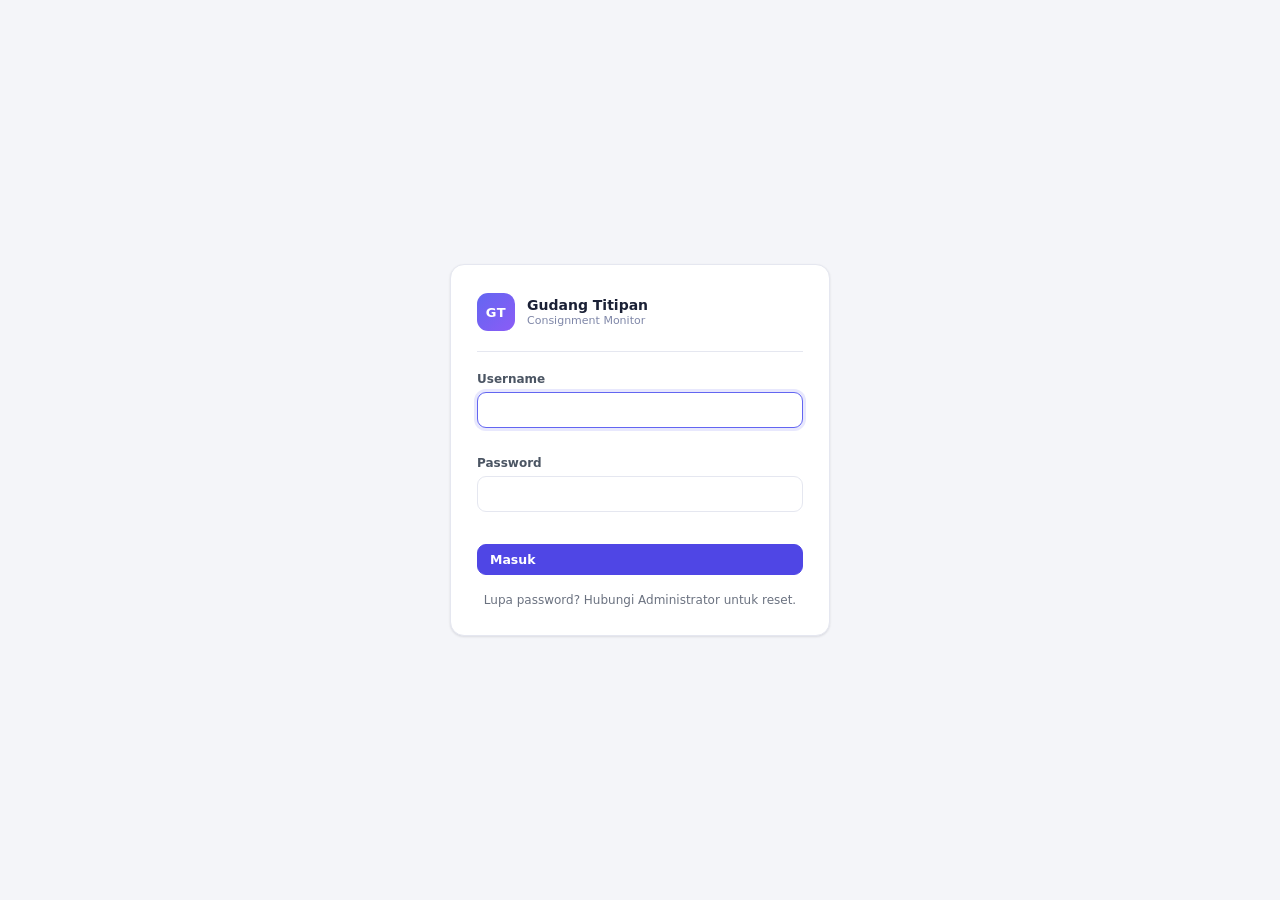
<file: frontend/login.html>
<!DOCTYPE html>
<html lang="id">
<head>
<meta charset="UTF-8">
<meta name="viewport" content="width=device-width, initial-scale=1">
<title>Masuk — Gudang Titipan</title>
<link rel="stylesheet" href="css/app.css">
</head>
<body class="login-page">

<main class="login-card">
  <div class="login-brand">
    <div class="logo">GT</div>
    <div>
      <div class="brand-title">Gudang Titipan</div>
      <div class="brand-sub">Consignment Monitor</div>
    </div>
  </div>

  <form id="loginForm" class="login-form" autocomplete="on">
    <div class="field">
      <label for="username">Username</label>
      <input id="username" name="username" type="text" required autofocus autocomplete="username">
    </div>
    <div class="field">
      <label for="password">Password</label>
      <input id="password" name="password" type="password" required autocomplete="current-password">
    </div>
    <div id="loginError" class="form-error" role="alert" hidden></div>
    <button id="loginBtn" class="btn btn-primary" type="submit">Masuk</button>
  </form>

  <p class="login-note">
    Lupa password? Hubungi Administrator untuk reset.
  </p>
</main>

<script type="module" src="js/login.js"></script>
</body>
</html>
</file>
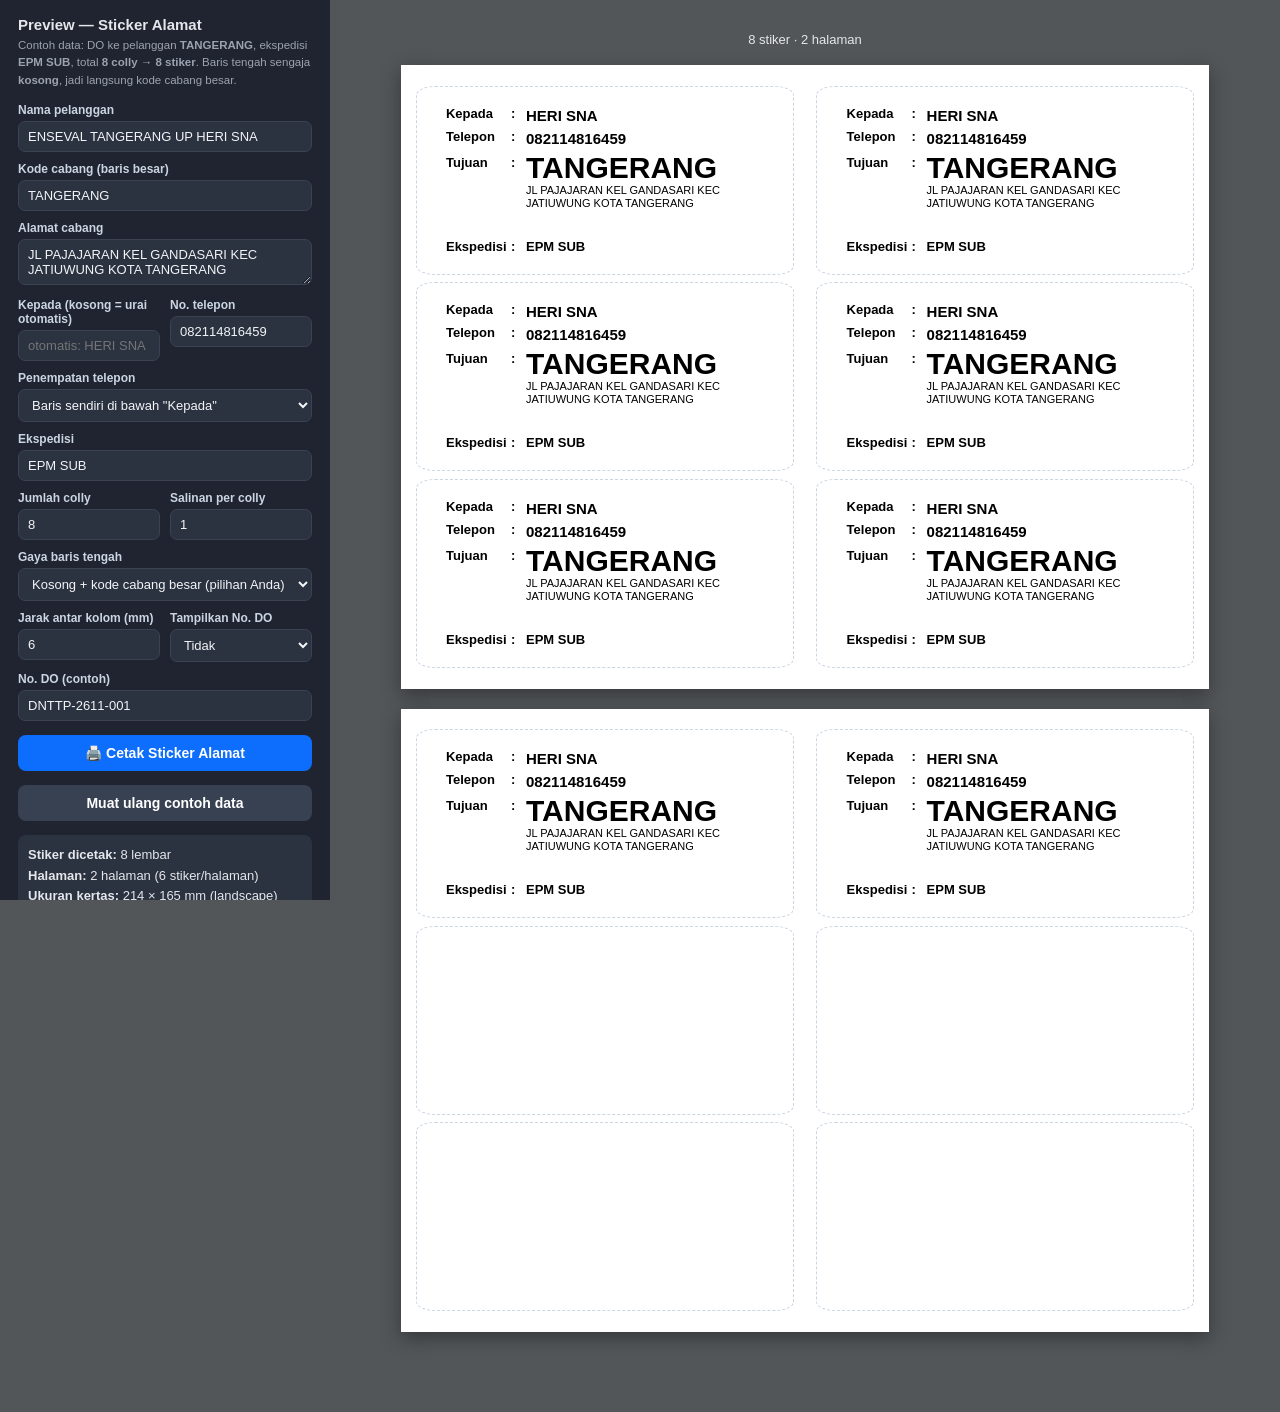
<file: docs/preview/label-alamat.html>
<!DOCTYPE html>
<html lang="id">
<head>
<meta charset="UTF-8">
<title>Preview — Cetak Sticker Alamat (Label Alamat)</title>
<style>
  /* =========================================================
     CSS dari LabelAlamat.html (project lain), dirapikan.
     Kertas: 214mm x 165mm landscape, grid 2 kolom x 3 baris (6 stiker/halaman).
     Stiker: 100mm x 50mm.
     ========================================================= */
  @page {
    size: 214mm 165mm landscape;
    margin: 0;
  }

  body {
    margin: 0;
    font-family: 'Segoe UI', Arial, sans-serif;
    background-color: #525659;
    -webkit-print-color-adjust: exact;
    print-color-adjust: exact;
  }

  .page {
    width: 214mm;
    height: 165mm;
    background: white;
    margin: 0 auto 20px auto;
    padding: 1mm 7mm;
    box-sizing: border-box;

    display: grid;
    grid-template-columns: 100mm 100mm;
    grid-template-rows: 50mm 50mm 50mm;
    column-gap: var(--col-gap, 0.6cm);
    row-gap: 0.2cm;
    justify-content: center;
    align-content: center;

    page-break-after: always;
    position: relative;
    box-shadow: 0 6px 18px rgba(0, 0, 0, .35);
  }

  .sticker {
    width: 100mm;
    height: 50mm;
    box-sizing: border-box;
    padding: 5mm 8mm;
    display: flex;
    flex-direction: column;
    font-size: 13px;
    line-height: 1.4;
    color: #000;
    border-radius: 5%;
    /* garis bantu potong: hanya di layar, tidak tercetak */
    outline: 1px dashed #cbd5e1;
    outline-offset: -1px;
  }

  .title-row { margin-bottom: 5px; }
  .title-row + .title-row { margin-top: -3px; }

  .flex-row { display: flex; align-items: flex-start; }

  .lbl { width: 65px; font-weight: bold; flex-shrink: 0; }
  .separator { width: 15px; font-weight: bold; flex-shrink: 0; }
  .val { flex-grow: 1; }

  .tujuan-group { display: flex; flex-direction: column; }
  .title-row .namapenerima { font-weight: bold; font-size: 15px; }
  .title-row .telepon { font-size: 12px; }
  /* Baris tengah boleh kosong: elemennya tidak dirender sama sekali. */
  .tujuan-group .enseval { font-weight: bold; font-size: 14px; }
  .tujuan-group .cabang { font-weight: bold; font-size: 30px; line-height: .9; margin-bottom: 3px; }
  .tujuan-group .alamat { font-size: 11px; line-height: 1.2; }

  .ekspedisi-row { margin-top: auto; padding-top: 5px; }

  .do-tag { font-size: 10px; color: #555; margin-top: 2px; }

  /* --- Panel kontrol (tidak tercetak) --- */
  .panel {
    position: fixed; top: 0; left: 0; bottom: 0; width: 330px; overflow: auto;
    background: #1f2430; color: #e5e7eb; padding: 16px 18px; box-sizing: border-box;
    font-size: 13px; z-index: 1000;
  }
  .panel h1 { font-size: 15px; margin: 0 0 4px; }
  .panel p.note { color: #9ca3af; font-size: 11.5px; line-height: 1.5; margin: 0 0 14px; }
  .panel label { display: block; margin: 10px 0 4px; font-weight: 600; font-size: 12px; color: #cbd5e1; }
  .panel input, .panel select, .panel textarea {
    width: 100%; padding: 7px 9px; border-radius: 7px; border: 1px solid #3b4252;
    background: #2b3240; color: #f3f4f6; font-family: inherit; font-size: 13px; box-sizing: border-box;
  }
  .panel .row { display: flex; gap: 10px; }
  .panel .row > div { flex: 1; }
  .panel button {
    width: 100%; margin-top: 14px; padding: 10px; border: none; border-radius: 8px;
    background: #0d6efd; color: #fff; font-weight: 700; font-size: 14px; cursor: pointer;
  }
  .panel button.sec { background: #374151; }
  .panel .summary { margin-top: 14px; padding: 10px; background: #2b3240; border-radius: 8px; line-height: 1.6; }
  .stage { margin-left: 330px; padding: 24px 0 60px; }
  .stage-title { color: #e5e7eb; text-align: center; font-size: 13px; margin: 8px 0 18px; }

  @media print {
    body { background-color: transparent; width: 214mm; height: 165mm; margin: 0; padding: 0; }
    .page { margin: 0 !important; box-shadow: none; page-break-after: always; }
    .no-print { display: none !important; }
    .sticker { outline: none; }
    .stage { margin: 0; padding: 0; }
  }
</style>
</head>
<body>

<!-- ===================== PANEL KONTROL (tidak tercetak) ===================== -->
<div class="panel no-print">
  <h1>Preview — Sticker Alamat</h1>
  <p class="note">
    Contoh data: DO ke pelanggan <b>TANGERANG</b>, ekspedisi <b>EPM SUB</b>, total <b>8 colly</b>
    → <b>8 stiker</b>. Baris tengah sengaja <b>kosong</b>, jadi langsung kode cabang besar.
  </p>

  <label>Nama pelanggan</label>
  <input id="f-nama" value="ENSEVAL TANGERANG UP HERI SNA">

  <label>Kode cabang (baris besar)</label>
  <input id="f-cabang" value="TANGERANG">

  <label>Alamat cabang</label>
  <textarea id="f-alamat" rows="2">JL PAJAJARAN KEL GANDASARI KEC JATIUWUNG KOTA TANGERANG</textarea>

  <div class="row">
    <div>
      <label>Kepada (kosong = urai otomatis)</label>
      <input id="f-kepada" placeholder="otomatis: HERI SNA">
    </div>
    <div>
      <label>No. telepon</label>
      <input id="f-telepon" value="082114816459">
    </div>
  </div>

  <label>Penempatan telepon</label>
  <select id="f-telp">
    <option value="baris" selected>Baris sendiri di bawah "Kepada"</option>
    <option value="sebaris">Sebaris dengan "Kepada" (Kepada / telepon)</option>
    <option value="tanpa">Tanpa telepon</option>
  </select>

  <label>Ekspedisi</label>
  <input id="f-ekspedisi" value="EPM SUB">

  <div class="row">
    <div>
      <label>Jumlah colly</label>
      <input id="f-colly" type="number" min="1" max="60" value="8">
    </div>
    <div>
      <label>Salinan per colly</label>
      <input id="f-copy" type="number" min="1" max="10" value="1">
    </div>
  </div>

  <label>Gaya baris tengah</label>
  <select id="f-gaya">
    <option value="kosong-kode" selected>Kosong + kode cabang besar (pilihan Anda)</option>
    <option value="nama-kode">Nama pelanggan penuh + kode cabang besar</option>
    <option value="enseval-nama">"Enseval" + nama pelanggan besar</option>
    <option value="enseval-kode">"Enseval" + kode cabang besar (HTML asli)</option>
  </select>

  <div class="row">
    <div>
      <label>Jarak antar kolom (mm)</label>
      <input id="f-gap" type="number" min="0" max="10" step="0.5" value="6">
    </div>
    <div>
      <label>Tampilkan No. DO</label>
      <select id="f-do">
        <option value="0" selected>Tidak</option>
        <option value="1">Ya (kecil di bawah)</option>
      </select>
    </div>
  </div>

  <label>No. DO (contoh)</label>
  <input id="f-nodo" value="DNTTP-2611-001">

  <button onclick="window.print()">🖨️ Cetak Sticker Alamat</button>
  <button class="sec" onclick="isiContoh()">Muat ulang contoh data</button>

  <div class="summary" id="ringkasan"></div>
</div>

<!-- ===================== HASIL CETAK ===================== -->
<div class="stage">
  <div class="stage-title no-print" id="judul"></div>
  <div id="halaman"></div>
</div>

<script>
/* =========================================================
   Render stiker — di aplikasi nanti logika ini ada di
   frontend/js/print-label.js dan memakai data DO sungguhan.
   ========================================================= */
const ITEMS_PER_PAGE = 6;

const contoh = {
  nama: 'ENSEVAL TANGERANG UP HERI SNA',
  cabang: 'TANGERANG',
  alamat: 'JL PAJAJARAN KEL GANDASARI KEC JATIUWUNG KOTA TANGERANG',
  kepada: '',
  telepon: '082114816459',
  telpMode: 'baris',
  ekspedisi: 'EPM SUB',
  colly: 8,
  salinan: 1,
  gaya: 'kosong-kode',
  gap: 6,
  tampilDo: false,
  noDo: 'DNTTP-2611-001'
};

const $ = (id) => document.getElementById(id);

/** Helper elemen: teks selalu lewat textContent (anti-XSS). */
function el(tag, cls, text) {
  const node = document.createElement(tag);
  if (cls) node.className = cls;
  if (text != null) node.textContent = text;
  return node;
}

/** Urai "UP <nama>" dari nama pelanggan (untuk kolom Kepada). */
function uraiPenerima(nama) {
  const m = String(nama || '').match(/\bUP\s+(.+)$/i);
  return m ? m[1].trim() : '';
}

/** Baris tengah stiker sesuai gaya yang dipilih. */
function barisTujuan(d) {
  if (d.gaya === 'enseval-nama') return { atas: 'Enseval', besar: d.nama };
  if (d.gaya === 'enseval-kode') return { atas: 'Enseval', besar: d.cabang };
  if (d.gaya === 'nama-kode') return { atas: d.nama, besar: d.cabang };
  return { atas: '', besar: d.cabang }; // kosong-kode: baris tengah tidak dirender
}

/** Baris label + titik dua + nilai (dipakai semua baris stiker). */
function baris(label, isi) {
  const row = el('div', 'flex-row');
  row.appendChild(el('div', 'lbl', label));
  row.appendChild(el('div', 'separator', ':'));
  if (typeof isi === 'string') row.appendChild(el('div', 'val', isi));
  else row.appendChild(isi);
  return row;
}

/** Satu kotak stiker. */
function buatStiker(d) {
  const wrap = el('div', 'sticker');

  const kepada = (d.kepada || '').trim() || uraiPenerima(d.nama) || d.nama;
  const telepon = (d.telepon || '').trim();

  // --- Kepada (+ telepon) ---
  const titleRow = el('div', 'flex-row title-row');
  titleRow.appendChild(el('div', 'lbl', 'Kepada'));
  titleRow.appendChild(el('div', 'separator', ':'));
  if (d.telpMode === 'sebaris' && telepon) {
    const val = el('div', 'val');
    val.appendChild(el('span', 'namapenerima', kepada));
    val.appendChild(el('span', 'telepon', ' / ' + telepon));
    titleRow.appendChild(val);
  } else {
    titleRow.appendChild(el('span', 'namapenerima', kepada));
  }
  wrap.appendChild(titleRow);

  if (d.telpMode === 'baris' && telepon) {
    const telpRow = el('div', 'flex-row title-row');
    telpRow.appendChild(el('div', 'lbl', 'Telepon'));
    telpRow.appendChild(el('div', 'separator', ':'));
    telpRow.appendChild(el('span', 'namapenerima', telepon));
    wrap.appendChild(telpRow);
  }

  // --- Tujuan ---
  const group = el('div', 'val tujuan-group');
  const t = barisTujuan(d);
  if (t.atas) group.appendChild(el('span', 'enseval', t.atas)); // kosong -> tidak dirender
  group.appendChild(el('span', 'cabang', t.besar));
  group.appendChild(el('span', 'alamat', d.alamat));

  const tujuanRow = baris('Tujuan', group);
  tujuanRow.style.flexGrow = '1';
  wrap.appendChild(tujuanRow);

  // --- Ekspedisi ---
  const eksVal = el('div', 'val', d.ekspedisi);
  eksVal.style.fontWeight = 'bold';
  const eksRow = baris('Ekspedisi', eksVal);
  eksRow.classList.add('ekspedisi-row');
  wrap.appendChild(eksRow);

  if (d.tampilDo && d.noDo) wrap.appendChild(el('div', 'do-tag', 'DO: ' + d.noDo));

  return wrap;
}

/** Bangun semua halaman: 6 stiker per halaman, slot sisa dibiarkan kosong. */
function render(d) {
  const total = Math.max(1, Number(d.colly) || 0) * Math.max(1, Number(d.salinan) || 1);
  const totalPages = Math.ceil(total / ITEMS_PER_PAGE);
  const host = $('halaman');
  host.innerHTML = '';
  host.style.setProperty('--col-gap', (Number(d.gap) || 0) + 'mm');

  let dibuat = 0;
  for (let p = 0; p < totalPages; p++) {
    const page = el('div', 'page');
    for (let i = 0; i < ITEMS_PER_PAGE; i++) {
      if (dibuat < total) { page.appendChild(buatStiker(d)); dibuat++; }
      else page.appendChild(el('div', 'sticker')); // slot kosong agar grid rapi
    }
    host.appendChild(page);
  }

  const info = [
    ['Stiker dicetak', total + ' lembar'],
    ['Halaman', totalPages + ' halaman (6 stiker/halaman)'],
    ['Ukuran kertas', '214 × 165 mm (landscape)'],
    ['Ukuran stiker', '100 × 50 mm'],
    ['Kepada', ((d.kepada || '').trim() || uraiPenerima(d.nama) || d.nama)],
    ['Telepon', (d.telpMode === 'tanpa' || !d.telepon) ? '(tidak dicetak)' : d.telepon]
  ];
  $('ringkasan').innerHTML = '';
  info.forEach(([k, v]) => {
    const row = document.createElement('div');
    row.appendChild(el('b', null, k + ': '));
    row.appendChild(document.createTextNode(v));
    $('ringkasan').appendChild(row);
  });
  $('judul').textContent = total + ' stiker · ' + totalPages + ' halaman';
}

/** Baca panel kontrol -> data. */
function dariPanel() {
  return {
    nama: $('f-nama').value,
    cabang: $('f-cabang').value,
    alamat: $('f-alamat').value,
    kepada: $('f-kepada').value,
    telepon: $('f-telepon').value,
    telpMode: $('f-telp').value,
    ekspedisi: $('f-ekspedisi').value,
    colly: Number($('f-colly').value) || 1,
    salinan: Number($('f-copy').value) || 1,
    gaya: $('f-gaya').value,
    gap: Number($('f-gap').value) || 0,
    tampilDo: $('f-do').value === '1',
    noDo: $('f-nodo').value
  };
}

function isiContoh() {
  $('f-nama').value = contoh.nama;
  $('f-cabang').value = contoh.cabang;
  $('f-alamat').value = contoh.alamat;
  $('f-kepada').value = contoh.kepada;
  $('f-telepon').value = contoh.telepon;
  $('f-telp').value = contoh.telpMode;
  $('f-ekspedisi').value = contoh.ekspedisi;
  $('f-colly').value = contoh.colly;
  $('f-copy').value = contoh.salinan;
  $('f-gaya').value = contoh.gaya;
  $('f-gap').value = contoh.gap;
  $('f-do').value = contoh.tampilDo ? '1' : '0';
  $('f-nodo').value = contoh.noDo;
  render(dariPanel());
}

['f-nama','f-cabang','f-alamat','f-kepada','f-telepon','f-telp','f-ekspedisi','f-colly','f-copy','f-gaya','f-gap','f-do','f-nodo']
  .forEach((id) => $(id).addEventListener('input', () => render(dariPanel())));
$('f-telp').addEventListener('change', () => render(dariPanel()));
$('f-gaya').addEventListener('change', () => render(dariPanel()));
$('f-do').addEventListener('change', () => render(dariPanel()));

isiContoh();
</script>
</body>
</html>
</file>
<file: frontend/css/app.css>
/* app.css -- Tema dari prototipe (PRD 12.1: tema tidak berubah).
   Diekstrak dari deepseek_html_20261111_b19203.html, baris 7-151.
   Tambahan di bagian bawah file hanya untuk styling halaman login. */
*{box-sizing:border-box}
:root{
  --bg:#f4f5f9;--panel:#fff;--ink:#1b2136;--muted:#6b7280;--line:#e5e7f0;
  --brand:#4f46e5;--brand2:#6366f1;--brand-soft:#eef1ff;
  --green:#0e7a55;--green-soft:#e6f6ef;
  --amber:#96620a;--amber-soft:#fdf3d6;
  --red:#b42318;--red-soft:#fee9e7;
  --blue:#1d4ed8;--blue-soft:#e6edff;
  --gray-soft:#eef0f5;
  --radius:14px;--shadow:0 1px 2px rgba(16,24,40,.05),0 1px 3px rgba(16,24,40,.06);
}
html,body{height:100%}
body{margin:0;font-family:ui-sans-serif,system-ui,-apple-system,"Segoe UI",Roboto,Helvetica,Arial;background:var(--bg);color:var(--ink);font-size:14px;-webkit-font-smoothing:antialiased}
.app{display:grid;grid-template-columns:250px minmax(0,1fr);min-height:100vh}
.sidebar{background:#141a2e;color:#c7cbe0;display:flex;flex-direction:column;padding:18px 14px;position:sticky;top:0;height:100vh}
.brand{display:flex;gap:12px;align-items:center;padding:4px 6px 22px}
.logo{width:38px;height:38px;border-radius:11px;background:linear-gradient(135deg,#6366f1,#8b5cf6);display:grid;place-items:center;font-weight:800;color:#fff;font-size:13px;letter-spacing:.5px}
.brand-title{color:#fff;font-weight:650;font-size:13.5px}
.brand-sub{font-size:11px;color:#7f87a8;margin-top:1px}
#nav{display:flex;flex-direction:column;gap:4px}
.nav-group{margin-top:14px;padding:0 12px 4px;font-size:10.5px;font-weight:700;text-transform:uppercase;letter-spacing:.6px;color:#6f7893}
.nav-item{display:flex;align-items:center;gap:11px;padding:10px 12px;border-radius:10px;cursor:pointer;font-size:13.5px;color:#a9b0cc;border:none;background:none;width:100%;text-align:left;font-family:inherit;transition:.15s}
.nav-item:hover{background:#1c2440;color:#e7e9f5}
.nav-item.active{background:#252f52;color:#fff;box-shadow:inset 3px 0 0 #6366f1}
.nav-item svg{width:17px;height:17px;stroke:currentColor;fill:none;stroke-width:1.7;stroke-linecap:round;stroke-linejoin:round;flex:none}
.nav-badge{margin-left:auto;background:#ef4444;color:#fff;font-size:10.5px;font-weight:700;padding:1px 7px;border-radius:999px;flex:none}
.nav-item .nav-badge.hidden{display:none}
.sidebar-foot{margin-top:auto;padding:14px 10px;border-top:1px solid #232b47;font-size:11.5px;color:#7f87a8}
.sidebar-foot b{display:block;color:#dfe3f2;font-size:12.5px;margin-top:2px}
.main{display:flex;flex-direction:column;min-width:0}
.topbar{display:flex;justify-content:space-between;align-items:center;gap:20px;padding:18px 28px;background:rgba(255,255,255,.85);backdrop-filter:blur(8px);border-bottom:1px solid var(--line);position:sticky;top:0;z-index:20}
.topbar-left{display:flex;align-items:center;gap:14px;min-width:0}
.topbar h1{font-size:19px;margin:0;font-weight:680;letter-spacing:-.2px}
.topbar p{margin:3px 0 0;font-size:12.5px;color:var(--muted)}
.hamburger{display:none;align-items:center;justify-content:center;width:40px;height:40px;border:1px solid var(--line);background:#fff;border-radius:10px;cursor:pointer;color:var(--ink);flex:none}
.hamburger svg{width:20px;height:20px;stroke:currentColor;fill:none;stroke-width:1.8;stroke-linecap:round;stroke-linejoin:round}
.topbar-right{display:flex;align-items:center;gap:12px}
.pill{background:var(--brand-soft);color:var(--brand);font-size:11.5px;font-weight:650;padding:5px 11px;border-radius:999px}
.pill-sync{background:var(--amber-soft);color:var(--amber);display:inline-flex;align-items:center;gap:6px}
.pill-sync::before{content:"";width:7px;height:7px;border-radius:50%;background:currentColor;
  animation:pulse 1s ease-in-out infinite}
@keyframes pulse{0%,100%{opacity:.25}50%{opacity:1}}
.avatar{width:34px;height:34px;border-radius:50%;background:#e2e5f5;color:#3b4270;display:grid;place-items:center;font-weight:700;font-size:12px}
.view{padding:22px 28px 70px;display:flex;flex-direction:column;gap:18px}
.cards{display:grid;grid-template-columns:repeat(4,minmax(0,1fr));gap:16px}
@media(max-width:1180px){.cards{grid-template-columns:repeat(2,1fr)}}
.stat{background:#fff;border:1px solid var(--line);border-radius:var(--radius);padding:16px 18px;box-shadow:var(--shadow);position:relative;overflow:hidden}
.stat::after{content:"";position:absolute;inset:0 auto 0 0;width:4px;background:var(--accent,var(--brand))}
.stat-label{font-size:11.5px;color:var(--muted);font-weight:700;text-transform:uppercase;letter-spacing:.5px}
.stat-value{font-size:26px;font-weight:750;margin-top:8px;letter-spacing:-.6px;line-height:1.1}
.stat-value small{font-size:13px;font-weight:600;color:var(--muted);margin-left:5px;letter-spacing:0}
.stat-foot{margin-top:8px;font-size:12px;color:var(--muted)}
.panel{background:#fff;border:1px solid var(--line);border-radius:var(--radius);box-shadow:var(--shadow);overflow:hidden}
.panel-head{display:flex;justify-content:space-between;align-items:center;gap:16px;padding:15px 18px;border-bottom:1px solid var(--line);flex-wrap:wrap}
.panel-title{font-weight:680;font-size:14px}
.panel-sub{font-size:12px;color:var(--muted);margin-top:2px}
.panel-actions{display:flex;gap:8px;align-items:center;flex-wrap:wrap}
.panel-body{padding:0}
.tbl{width:100%;border-collapse:collapse;font-size:13px}
.tbl th{text-align:left;font-size:11px;text-transform:uppercase;letter-spacing:.5px;color:#8a90a6;font-weight:700;padding:10px 14px;border-bottom:1px solid var(--line);background:#fafbfe;white-space:nowrap}
.tbl td{padding:11px 14px;border-bottom:1px solid #f0f1f7;vertical-align:middle}
.tbl tr:last-child td{border-bottom:none}
.tbl tbody tr:hover td{background:#fbfcff}
.num{text-align:right;font-variant-numeric:tabular-nums}
.mono{font-family:ui-monospace,SFMono-Regular,Menlo,monospace;font-size:12px}
.sub{font-size:11.5px;color:var(--muted);margin-top:2px}
.kode{display:inline-block;font-family:ui-monospace,SFMono-Regular,Menlo,monospace;font-size:11.5px;font-weight:700;padding:2px 7px;border-radius:6px;background:#eef1ff;color:#4f46e5}
.rak{display:inline-flex;align-items:center;gap:4px;font-family:ui-monospace,SFMono-Regular,Menlo,monospace;font-size:11.5px;font-weight:700;padding:2px 8px;border-radius:6px;background:#f0f7ff;color:#1d4ed8;border:1px solid #d5e3f7}
.sjtag{display:inline-flex;align-items:center;gap:4px;font-family:ui-monospace,SFMono-Regular,Menlo,monospace;font-size:11px;font-weight:700;padding:2px 8px;border-radius:6px;background:#fef8e6;color:#8a5a00;border:1px solid #f0d99e}
.batchtag{display:inline-flex;align-items:center;gap:4px;font-family:ui-monospace,SFMono-Regular,Menlo,monospace;font-size:11px;font-weight:700;padding:2px 8px;border-radius:6px;background:#f0fdf4;color:#166534;border:1px solid #bbf7d0}
.print-badge{display:inline-flex;align-items:center;gap:4px;font-size:10.5px;font-weight:700;padding:2px 7px;border-radius:999px;background:#f3f4f8;color:#6b7280}
.rak svg,.batchtag svg,.sjtag svg,.print-badge svg{width:11px;height:11px;stroke:currentColor;fill:none;stroke-width:2;stroke-linecap:round;stroke-linejoin:round;flex:none}
.callout svg{width:16px;height:16px;stroke:currentColor;fill:none;stroke-width:1.9;stroke-linecap:round;stroke-linejoin:round;flex:none}
.badge{display:inline-flex;align-items:center;gap:5px;font-size:11.5px;font-weight:680;padding:3px 9px;border-radius:999px;white-space:nowrap}
.b-gray{background:var(--gray-soft);color:#4b5563}
.b-amber{background:var(--amber-soft);color:var(--amber)}
.b-green{background:var(--green-soft);color:var(--green)}
.b-blue{background:var(--blue-soft);color:var(--blue)}
.b-red{background:var(--red-soft);color:var(--red)}
.b-purple{background:var(--brand-soft);color:var(--brand)}
.btn{display:inline-flex;align-items:center;gap:6px;border:1px solid var(--line);background:#fff;color:var(--ink);padding:7px 12px;border-radius:9px;font-size:12.5px;font-weight:650;cursor:pointer;font-family:inherit;transition:.15s;white-space:nowrap}
.btn:hover{border-color:#c9cde0;background:#fafbff}
.btn-primary{background:var(--brand);border-color:var(--brand);color:#fff}
.btn-primary:hover{background:#4338ca;border-color:#4338ca}
.btn-ok{background:#0e9f6e;border-color:#0e9f6e;color:#fff}
.btn-ok:hover{background:#0b8a5f;border-color:#0b8a5f}
.btn-warn{background:#fff;border-color:#f0d59a;color:#92620a}
.btn-warn:hover{background:#fffaef}
.btn-danger{background:#fff;border-color:#f3c0bb;color:#b42318}
.btn-danger:hover{background:#fff5f4}
.btn-sm{padding:5px 10px;font-size:11.5px;border-radius:8px}
.btn:disabled{opacity:.45;cursor:not-allowed}
.btn-group{display:flex;gap:6px;justify-content:flex-end;flex-wrap:wrap}
.input{padding:8px 12px;border:1px solid var(--line);border-radius:9px;font-size:13px;font-family:inherit;background:#fff;color:var(--ink);outline:none;min-width:220px}
.input:focus{border-color:var(--brand2);box-shadow:0 0 0 3px rgba(99,102,241,.15)}
.tabs{display:flex;gap:2px;border-bottom:1px solid var(--line);padding:0 18px;background:#fff;flex-wrap:wrap}
.tab{padding:12px 16px;cursor:pointer;font-size:13px;font-weight:650;color:var(--muted);border:none;background:none;border-bottom:2px solid transparent;margin-bottom:-1px;font-family:inherit;transition:.15s}
.tab.active{color:var(--brand);border-bottom-color:var(--brand)}
.tab:hover{color:var(--ink)}
.tab .count{background:var(--gray-soft);color:#4b5563;padding:1px 7px;border-radius:999px;font-size:11px;margin-left:6px;font-weight:700}
.tab.active .count{background:var(--brand-soft);color:var(--brand)}
.empty{padding:44px 20px;text-align:center;color:var(--muted);font-size:13px}
.empty b{display:block;color:var(--ink);font-size:14px;margin-bottom:4px}
.callout{display:flex;gap:12px;padding:14px 16px;border-radius:12px;font-size:12.5px;line-height:1.55;border:1px solid}
.modal-body > .callout{margin-bottom:16px}
.callout-amber{background:#fffaf0;border-color:#f3e0b0;color:#6d4c06}
.callout-blue{background:#f5f8ff;border-color:#d5e0fb;color:#28406f}
.callout b{font-weight:700}
.sj-card{border:1px solid var(--line);border-radius:13px;background:#fff;box-shadow:var(--shadow);overflow:hidden}
.sj-head{display:flex;justify-content:space-between;gap:16px;padding:14px 18px;background:#fafbff;border-bottom:1px solid var(--line);flex-wrap:wrap;align-items:center}
.sj-no{font-weight:700;font-size:14px;letter-spacing:-.2px}
.sj-meta{font-size:12px;color:var(--muted);margin-top:3px;display:flex;gap:14px;flex-wrap:wrap}
.sj-meta span b{color:#3c4358;font-weight:650}
.head-right{display:flex;align-items:center;gap:12px;flex-wrap:wrap}
.sisa-ok{color:var(--green)}
.cust-summary{display:flex;gap:10px;flex-wrap:wrap;padding:12px 14px;background:#fafbff;border-bottom:1px solid var(--line)}
.cust-chip{display:flex;align-items:baseline;gap:8px;background:#fff;border:1px solid var(--line);
  border-radius:999px;padding:6px 13px;font-size:12.5px}
.cust-chip-name{color:var(--muted);font-size:11.5px;font-weight:650;max-width:200px;
  overflow:hidden;text-overflow:ellipsis;white-space:nowrap}

/* Kartu pemeriksaan keseimbangan (rekonsiliasi) */
.recon-grid{display:grid;grid-template-columns:repeat(3,minmax(0,1fr));gap:12px;margin-bottom:10px}
.recon-cell{background:#f8f9fe;border:1px solid var(--line);border-radius:11px;padding:12px 14px}
.recon-value{font-size:22px;font-weight:750;letter-spacing:-.5px;margin:6px 0 2px}
@media(max-width:720px){
  .recon-grid{grid-template-columns:1fr}
}

/* Paginasi */
.pager{display:flex;align-items:center;gap:12px;justify-content:flex-end;
  padding:12px 18px;border-top:1px solid var(--line);background:#fafbff;flex-wrap:wrap}
.pager:empty{display:none}
.modal-backdrop{position:fixed;inset:0;background:rgba(16,21,38,.55);display:grid;place-items:center;padding:20px;z-index:100;animation:fade .15s}
.modal{background:#fff;border-radius:16px;width:100%;max-width:680px;box-shadow:0 24px 60px rgba(16,21,38,.3);animation:pop .18s ease-out;max-height:92vh;display:flex;flex-direction:column}
.modal-head{padding:18px 22px;border-bottom:1px solid var(--line);display:flex;justify-content:space-between;align-items:flex-start;gap:16px}
.modal-head h3{margin:0;font-size:16px;font-weight:700}
.modal-head p{margin:3px 0 0;font-size:12.5px;color:var(--muted)}
.modal-body{padding:20px 22px;overflow:auto}
.modal-foot{padding:14px 22px;border-top:1px solid var(--line);display:flex;justify-content:flex-end;gap:10px;background:#fbfcff;border-radius:0 0 16px 16px;flex-wrap:wrap}
.x{background:none;border:none;font-size:20px;line-height:1;color:#9aa0b5;cursor:pointer;padding:2px 6px;border-radius:6px}
.x:hover{background:#f0f1f7;color:#444}
.field{margin-bottom:14px}
.field label{display:block;font-size:12px;font-weight:680;color:#4b5563;margin-bottom:6px}
.field input,.field select,.field textarea{width:100%;padding:9px 11px;border:1px solid var(--line);border-radius:9px;font-size:13.5px;font-family:inherit;background:#fff;color:var(--ink);outline:none;transition:.15s}
.field input:focus,.field select:focus,.field textarea:focus{border-color:var(--brand2);box-shadow:0 0 0 3px rgba(99,102,241,.15)}
.field textarea{resize:vertical;min-height:64px}
.hint{font-size:11.5px;color:var(--muted);margin-top:5px}
.grid2{display:grid;grid-template-columns:1fr 1fr;gap:0 14px}
.infobox{background:#f8f9fe;border:1px solid var(--line);border-radius:11px;padding:13px 15px;margin-bottom:16px;display:grid;grid-template-columns:repeat(3,1fr);gap:12px 16px;font-size:13px}
.infobox .k{display:block;color:var(--muted);font-size:10.5px;text-transform:uppercase;letter-spacing:.4px;font-weight:700;margin-bottom:3px}
.infobox b{font-weight:700}
.addline-box{background:#f8f9fe;border:1px solid var(--line);border-radius:11px;padding:14px;margin-bottom:16px}
.addline-title{font-size:11.5px;font-weight:700;color:#4b5563;text-transform:uppercase;letter-spacing:.4px;margin-bottom:10px}
.inline-input{padding:6px 8px;border:1px solid var(--line);border-radius:6px;font-family:inherit;font-size:12.5px;background:#fff;color:var(--ink);outline:none;width:100%}
.inline-input:focus{border-color:var(--brand2);box-shadow:0 0 0 3px rgba(99,102,241,.15)}

/* Baris dinamis pada modal pengiriman */
.row-between{display:flex;justify-content:space-between;align-items:center;gap:12px;flex-wrap:wrap}

/* Baris dinamis pada modal Tambah Penerimaan SJ (produk + qty + batch + ED) */
.sj-line{border:1px solid var(--line);border-radius:11px;padding:12px 14px;
  margin-bottom:10px;background:#fbfcff}
.sj-line-head{display:flex;align-items:center;gap:10px;margin-bottom:10px}
.sj-line-no{font-size:11.5px;font-weight:700;color:#4b5563;text-transform:uppercase;letter-spacing:.4px}
.sj-line-spacer{flex:1}
.sj-line-grid{display:grid;grid-template-columns:1.6fr .7fr 1.2fr .9fr;gap:12px}
.sj-field{min-width:0}
.sj-field label{display:block;font-size:11px;font-weight:680;color:#4b5563;margin-bottom:5px}
.sj-field input,.sj-field select{width:100%;padding:8px 10px;border:1px solid var(--line);
  border-radius:9px;font-size:13px;font-family:inherit;background:#fff;color:var(--ink);outline:none}
.sj-field input:focus,.sj-field select:focus{border-color:var(--brand2);box-shadow:0 0 0 3px rgba(99,102,241,.15)}
@media(max-width:900px){
  .sj-line-grid{grid-template-columns:1fr 1fr}
}
@media(max-width:720px){
  .sj-line-grid{grid-template-columns:1fr}
  .sj-field input,.sj-field select{font-size:16px}
}
.ship-line{display:flex;align-items:center;gap:10px;padding:8px 0;border-bottom:1px solid #eef0f5}
.ship-line:last-child{border-bottom:none}
.ship-line-main{flex:1;min-width:0}
.ship-line-main select{width:100%}
.ship-line-side{display:flex;align-items:center;gap:8px;flex:none;flex-wrap:wrap}
@media(max-width:720px){
  .ship-line{flex-direction:column;align-items:stretch}
  .ship-line-side{justify-content:flex-start}
}
.ks-form{padding:16px 18px;display:grid;grid-template-columns:1fr 1fr 1fr;gap:12px}
@media(max-width:900px){.ks-form{grid-template-columns:1fr 1fr}}
.ks-tbl tbody tr.batch-start td{border-top:2px solid #cbd5e1}
.ks-tbl tbody tr.batch-start:first-child td{border-top:none}
.ks-tbl tbody tr.batch-start:hover td{background:#eef1fb}
.ks-tbl td.balance-final{background:#f7f9ff;font-weight:750}
.ks-tbl .saldo-cell{font-variant-numeric:tabular-nums;font-weight:700}
.ks-tbl .in-cell{color:#0e7a55;font-weight:700;text-align:right;font-variant-numeric:tabular-nums}
.ks-tbl .out-cell{color:#b42318;font-weight:700;text-align:right;font-variant-numeric:tabular-nums}
.ref-type{display:inline-block;font-size:9.5px;font-weight:800;letter-spacing:.4px;padding:1px 6px;border-radius:4px;margin-top:3px}
.ref-in{background:#e6f6ef;color:#0e7a55}
.ref-out{background:#e6edff;color:#1d4ed8}
#toastRoot{position:fixed;right:20px;bottom:20px;display:flex;flex-direction:column;gap:10px;z-index:200}
.toast{background:#141a2e;color:#fff;padding:12px 16px;border-radius:11px;font-size:13px;box-shadow:0 10px 30px rgba(16,21,38,.32);animation:slide .22s;max-width:360px;line-height:1.45}
.toast.ok{border-left:3px solid #10b981}
.toast.warn{border-left:3px solid #f59e0b}
.toast.err{border-left:3px solid #ef4444}
@keyframes fade{from{opacity:0}to{opacity:1}}
@keyframes pop{from{opacity:0;transform:translateY(10px) scale(.98)}to{opacity:1;transform:none}}
@keyframes slide{from{opacity:0;transform:translateX(20px)}to{opacity:1;transform:none}}

/* =========================================================
   TAMBAHAN (di luar prototipe): halaman login
   PRD 12.3 -- "Tambahan UI baru: halaman login"
   ========================================================= */
.login-page{display:grid;place-items:center;min-height:100vh;margin:0;background:var(--bg)}
.login-card{width:100%;max-width:380px;background:var(--panel);border:1px solid var(--line);
  border-radius:var(--radius);box-shadow:var(--shadow);padding:28px 26px}
.login-brand{display:flex;gap:12px;align-items:center;padding-bottom:20px;border-bottom:1px solid var(--line);margin-bottom:20px}
.login-brand .brand-title{color:var(--ink);font-weight:680;font-size:14px}
.login-form{display:flex;flex-direction:column;gap:14px}
.login-form .btn{width:100%;margin-top:4px}
.form-error{background:var(--red-soft);color:var(--red);border-radius:9px;padding:10px 12px;font-size:12.5px;font-weight:600}
.login-note{margin:18px 0 0;font-size:12px;color:var(--muted);text-align:center}

/* Tombol nonaktif saat request berjalan (PRD 12.3: cegah klik ganda) */
.btn[disabled],.btn:disabled{opacity:.55;cursor:not-allowed}

/* Skeleton loading untuk tabel */
.skeleton{height:12px;border-radius:6px;background:linear-gradient(90deg,#eef0f5 25%,#e3e6ef 37%,#eef0f5 63%);
  background-size:400% 100%;animation:sk 1.2s ease-in-out infinite}
@keyframes sk{0%{background-position:100% 50%}100%{background-position:0 50%}}


/* =========================================================
   Master Data
   ========================================================= */
.master-tabs{display:flex;gap:4px;padding:10px 14px 0;border-bottom:1px solid var(--line)}
.tab-item{background:none;border:none;font-family:inherit;font-size:13px;font-weight:650;
  color:var(--muted);padding:9px 14px;cursor:pointer;border-bottom:2px solid transparent;margin-bottom:-1px}
.tab-item:hover{color:var(--ink)}
.tab-item.active{color:var(--brand);border-bottom-color:var(--brand)}
.actions{white-space:nowrap}
.actions .btn + .btn{margin-left:6px}

/* Penanda field gagal validasi/duplikat */
.input-invalid{border-color:var(--red) !important;box-shadow:0 0 0 3px rgba(180,35,24,.12) !important}

/* =========================================================
   RESPONSIF — Fase 2.5
   Breakpoint: 1024 / 720 / 480
   ========================================================= */

/* --- Sidebar off-canvas (<=1024px) --- */
.sidebar-overlay{position:fixed;inset:0;background:rgba(16,21,38,.5);z-index:55;animation:fade .15s}
.sidebar-overlay[hidden]{display:none}

@media(max-width:1024px){
  .app{grid-template-columns:1fr}
  .sidebar{position:fixed;left:0;top:0;bottom:0;width:260px;height:100vh;
    transform:translateX(-100%);transition:transform .22s ease;z-index:60;box-shadow:none}
  .sidebar.open{transform:translateX(0);box-shadow:0 0 40px rgba(0,0,0,.35)}
  .hamburger{display:inline-flex}
}

/* --- Tata letak umum (<=720px) --- */
@media(max-width:720px){
  .topbar{padding:12px 16px;gap:12px}
  .topbar h1{font-size:16.5px}
  .topbar p{font-size:11.5px}
  .topbar-right{gap:8px}
  .avatar{width:30px;height:30px;font-size:10.5px}
  .view{padding:16px 16px 90px;gap:14px}
  .panel-head{padding:13px 14px;gap:10px}
  .panel-actions{width:100%}
  .panel-actions .input{flex:1 1 100%;min-width:0;width:100%}
  .grid2{grid-template-columns:1fr;gap:0}
  .infobox{grid-template-columns:1fr 1fr;gap:10px 12px}
  .modal-backdrop{padding:0}
  .modal{max-width:none;width:100%;height:100dvh;max-height:100dvh;border-radius:0}
  .modal-head{padding:16px 18px}
  .modal-body{padding:18px 18px}
  .modal-foot{padding:12px 18px;position:sticky;bottom:0}
  /* Sentuh ramah: target >= 44px */
  .btn{min-height:44px;padding:8px 14px}
  .btn-sm{min-height:36px;padding:6px 12px}
  .field input,.field select,.field textarea{font-size:16px}
  #toastRoot{left:16px;right:16px;bottom:16px}
  .toast{max-width:none}
}

/* --- Layar sangat kecil (<=480px) --- */
@media(max-width:480px){
  .cards{grid-template-columns:1fr}
  .infobox{grid-template-columns:1fr}
  .stat-value{font-size:22px}
  .topbar-right .pill#envPill{display:none}
}

/* --- Tabel -> kartu bertumpuk (<=720px) ---
   Berlaku khusus tabel berkelas `tbl tbl-resp`; tiap sel membawa
   `data-label` agar label kolom tetap tampil saat header disembunyikan.
   Layout blok (label di atas, nilai di bawah) agar sel dengan banyak
   anak (mis. daftar receipt, nama+kode) tetap tersusun rapi. */
@media(max-width:720px){
  .tbl-resp thead{display:none}
  .tbl-resp,.tbl-resp tbody,.tbl-resp tr,.tbl-resp td{display:block;width:100%}
  .tbl-resp tr{padding:8px 14px;border-bottom:1px solid #f0f1f7}
  .tbl-resp tr:last-child{border-bottom:none}
  .tbl-resp td{padding:7px 0;border:none;text-align:left}
  .tbl-resp td.num{text-align:left}
  .tbl-resp td::before{content:attr(data-label);display:block;font-size:10.5px;font-weight:700;
    text-transform:uppercase;letter-spacing:.5px;color:#8a90a6;margin-bottom:3px}
  .tbl-resp td[data-label=""]::before{content:none}
  .tbl-resp td[data-label=""] .btn-group{justify-content:flex-start}
  .tbl-resp td.tbl-idx{display:none}
}

/* --- Progress bar mini (diterima/qty) --- */
.progress{height:6px;border-radius:999px;background:#eef0f5;overflow:hidden;
  min-width:90px;max-width:170px;margin-top:4px}
.progress > *{height:100%;background:var(--brand);border-radius:999px;transition:width .3s}
/* --- Impor Atena: tabel di dalam modal & baris centang --- */
.atena-list{overflow:auto;max-height:46vh;border:1px solid var(--line);border-radius:10px}
.atena-list .tbl th{position:sticky;top:0;z-index:1}
.atena-list .tbl td{padding:8px 10px}
.atena-list .tbl select{padding:5px 7px;border:1px solid var(--line);border-radius:7px;font-size:12px;max-width:190px}
.atena-list .hint{margin-top:2px;font-size:11px}
.check-inline{display:inline-flex;align-items:center;gap:8px;font-size:13px;cursor:pointer}
.check-inline input{width:auto;margin:0}
.atena-meta{font-size:12px;line-height:1.7}
</file>
